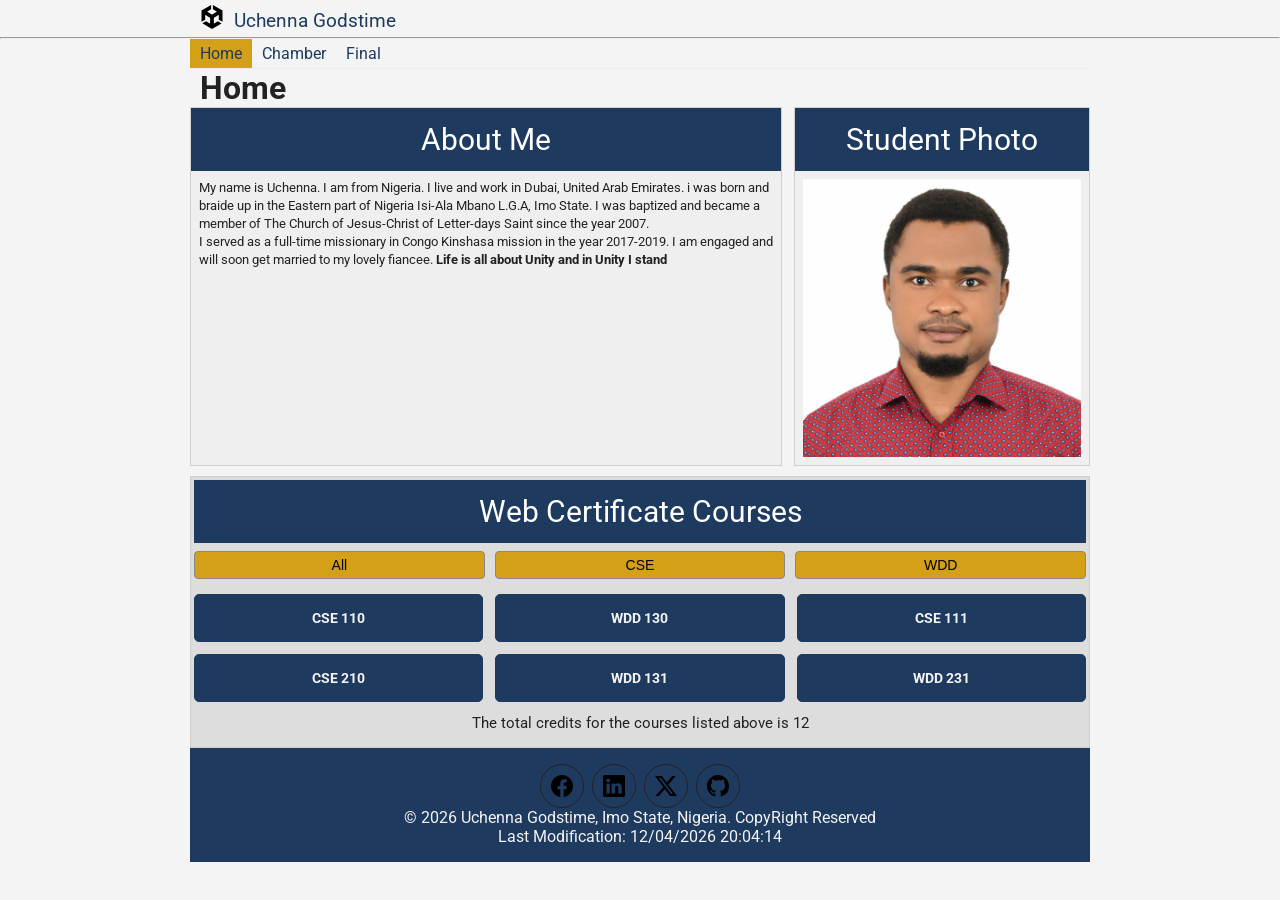
<file: index.html>
<!DOCTYPE html>
<html lang="en">

<head>
    <meta charset="UTF-8">
    <meta name="viewport" content="width=device-width, initial-scale=1.0">
    <meta name="author" content="Uchenna Godstime Owuamanam" />
    <meta name="description"
        content="An introduction about myself, where i live and where i work. The purpose of this page and its goal. " />
    <title>About Me</title>

    <link rel="preconnect" href="https://fonts.googleapis.com">
    <link rel="preconnect" href="https://fonts.gstatic.com" crossorigin>
    <link href="https://fonts.googleapis.com/css2?family=Montserrat:wght@400;700&family=Roboto&display=swap"
        rel="stylesheet">


    <link rel="stylesheet" href="styles/small.css">
    <link rel="stylesheet" href="styles/larger.css">
    <script src="scripts/navigation.js" defer></script>
    <script src="scripts/date.js" defer></script>
    <script src="scripts/course.js" defer></script>

</head>

<body>
    <header>
        <img src="images/unity.svg" alt="site logo" width="25" height="25">
        <span>Uchenna Godstime</span>
        <button id="nav-button" class="hamburger" aria-label="navigation"></button>
    </header>
    <hr>

    <nav id="nav-bar" class="navigation">
        <ul>
            <li class="current"><a href="#">Home</a></li>
            <li><a href="chamber/index.html">Chamber</a></li>
            <li><a href="final/index.html">Final</a></li>
        </ul>
    </nav>
    <main>

        <h1>Home</h1>

        <section class="top-section">


            <div class="card">

                <div class="card-title">
                    <h2>About Me</h2>
                </div>

                <div class="card-body">

                    <p>My name is Uchenna. I am from Nigeria. I live and work in Dubai, United Arab Emirates. i was born
                        and braide up in the Eastern part of Nigeria Isi-Ala Mbano L.G.A, Imo State. I was baptized and
                        became a member of The Church of Jesus-Christ of Letter-days Saint since the year 2007. <br> I
                        served as
                        a full-time missionary in Congo Kinshasa mission in the year 2017-2019. I am engaged and will
                        soon
                        get married to my lovely fiancee. <strong>Life is all about Unity and in Unity I stand</strong>
                    </p>
                </div>

            </div>

            <section>
                <div class="card">

                    <div class="card-title">
                        <h2>Student Photo</h2>
                    </div>

                    <div class="card-body photo-body">

                        <img src="images/my-pic1.jpg" alt="my photo">

                    </div>

                </div>

            </section>

        </section>


        <section class="courses">

            <div class="section-title">
                <h2> Web Certificate Courses
                </h2>
            </div>

            <div class="buttons">

                <button id="all">All</button>
                <button id="cse">CSE</button>
                <button id="wdd">WDD</button>

            </div>

            <div id="course-container"></div>

            <p id="credits"></p>

        </section>

        <dialog id="course-details">
            <h1>Course details</h1>
        </dialog>

        

    </main>

    <footer>
        <div class="social">
            <a href="https://www.facebook.com/" target="_blank"><img src="images/facebook.svg" alt="facebook" width="25"
                    height="25"></a>
            <a href="https://www.linkedin.com/in/uchenna-god-time-owuamanam-b43323262/" target="_blank"><img
                    src="images/linkedin.svg" alt="linkin" width="25" height="25"></a>
            <a href="https://x.com/home" target="_blank"><img src="images/twitter-x.svg" alt="twitter" width="25"
                    height="25"></a>
            <a href="https://github.com/princeuche-project/wdd231" target="_blank"><img src="images/github.svg"
                    alt="github" width="25" height="25"></a>
        </div>

        <!-- <p>Copyright symbol and current year</p>
    <p>Last Modified</p> -->


        <span id="currentyear"></span>

        <p id="lastModified"></p>
    </footer>


</body>

</html>
</file>
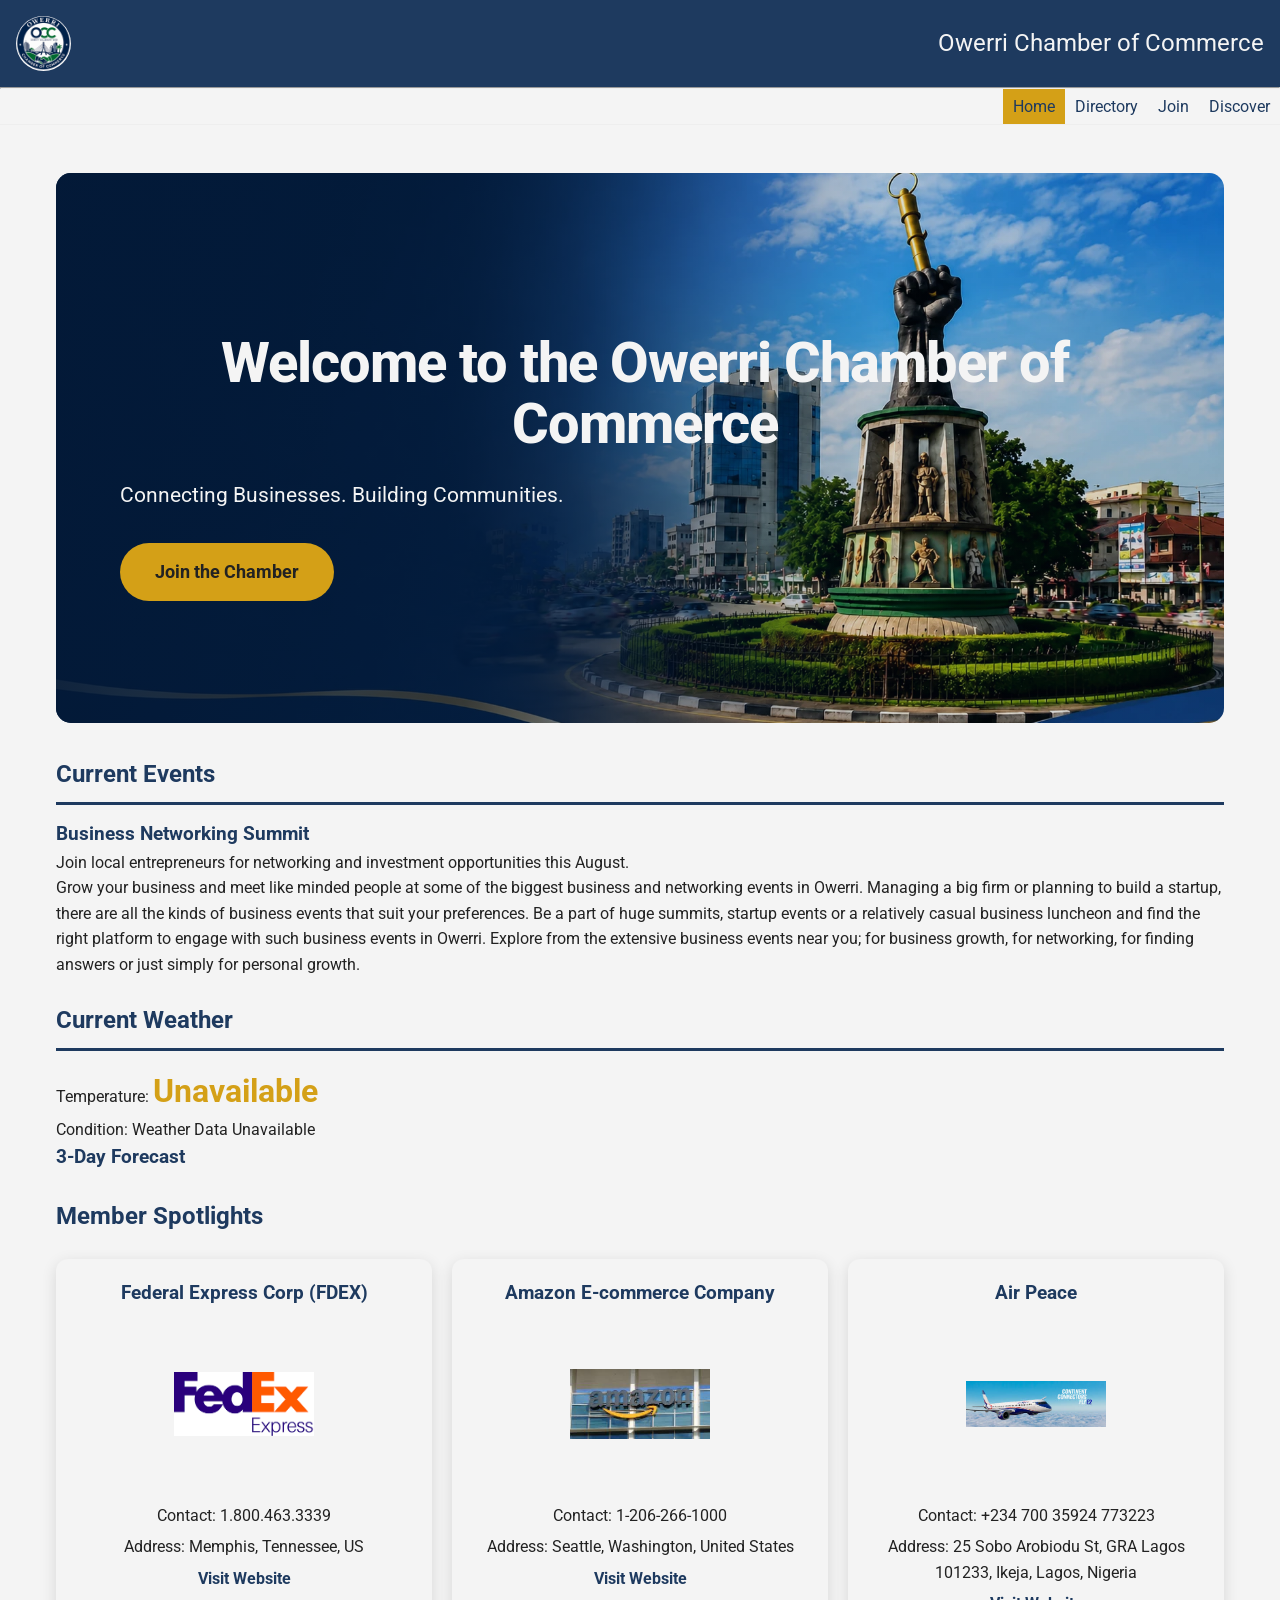
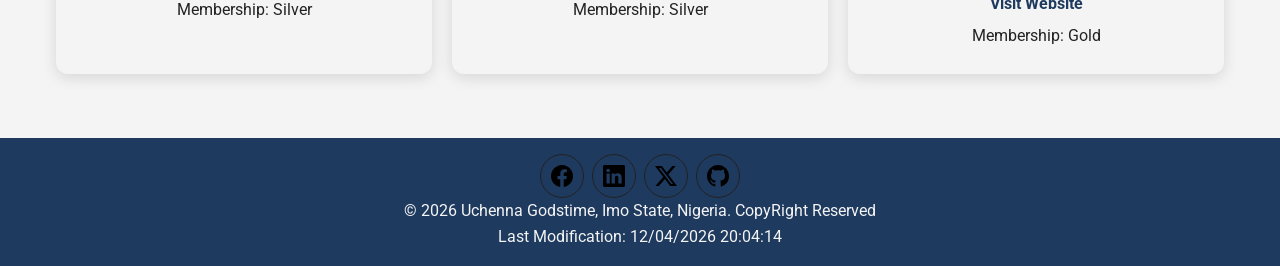
<file: chamber/index.html>
<!DOCTYPE html>
<html lang="en">

<head>
    <meta charset="UTF-8">
    <meta name="viewport" content="width=device-width, initial-scale=1.0">
    <meta name="description" content="Explore the benefits of the Owerri Chamber of Commerce.">
    <meta name="author" content="Owuamanam Uchenna Godstime">
    <link rel="icon" href="favicon.ico" type="image/x-icon">
    <meta property="og:title" content="Owerri Chamber of Commerce">
    <meta property="og:description"
        content="Connecting businesses and supporting entrepreneurs, and promoting economic growth in Owerri.">
    <meta property="og:image" content="https://princeuche-project.github.io/wdd231/chamber/images/owerri.png">
    <meta property="og:url" content="https://princeuche-project.github.io/wdd231/chamber/index.html">
    <meta property="og:type" content="website">
    <title>Owerri Chamber of Commerce | Home</title>

    <link rel="preconnect" href="https://fonts.googleapis.com">
    <link rel="preconnect" href="https://fonts.gstatic.com" crossorigin>
    <link href="https://fonts.googleapis.com/css2?family=Montserrat:wght@400;700&family=Roboto&display=swap"
        rel="stylesheet">

    <link rel="stylesheet" href="styles/normalize.css">
    <link rel="stylesheet" href="styles/small.css">
    <link rel="stylesheet" href="styles/larger.css">

    <script src="scripts/navigation.js" defer></script>
    <script src="scripts/footer.js" defer></script>
    <script src="scripts/weather.js" defer></script>
    <script src="scripts/spotlight.js" defer></script>

</head>

<body>

    <header>
        <img src="images/owerri_chamber_favicon.svg" alt="site logo" width="40" height="25">
        <span>Owerri Chamber of Commerce</span>
        <button id="nav-button" class="hamburger" aria-label="navigation"></button>

    </header>
    <hr>

    <nav class="navigation">
        <ul>
            <li class="current"><a href="index.html">Home</a></li>
            <li><a href="directory.html">Directory</a></li>
            <li><a href="join.html">Join</a></li>
            <li><a href="#">Discover</a></li>
        </ul>
    </nav>



    <main>

        <section class="hero">
            <!-- <img src="images/owerri-chamber.webp" alt="Owerri Chamber of Commerce"> -->

            <div class="hero-content">
                <h1>Welcome to the Owerri Chamber of Commerce</h1>

                <p>
                    Connecting Businesses. Building Communities.
                </p>

                <a href="join.html" class="cta-button">
                    Join the Chamber
                </a>
            </div>
        </section>

        <section class="events">

            <h2>Current Events</h2>

            <div class="event-card">

                <h3>Business Networking Summit</h3>

                <p>
                    Join local entrepreneurs for networking and investment opportunities this August.
                </p>

                <p>
                    Grow your business and meet like minded people at some of the biggest business and networking events
                    in Owerri. Managing
                    a big firm or planning to build a startup, there are all the kinds of business events that suit your
                    preferences. Be a
                    part of huge summits, startup events or a relatively casual business luncheon and find the right
                    platform to engage with
                    such business events in Owerri. Explore from the extensive business events near you; for business
                    growth, for
                    networking, for finding answers or just simply for personal growth.


                </p>

            </div>

        </section>

        <section class="weather">

            <h2>Current Weather</h2>

            <p>
                Temperature:
                <span id="temperature"></span>
            </p>

            <p>
                Condition:
                <span id="description"></span>
            </p>

            <h3>3-Day Forecast</h3>

            <div id="forecast"></div>

        </section>

        <section>

            <h2>Member Spotlights</h2>

            <div id="spotlights"></div>

        </section>

    </main>






    <footer>

        <div class="social">
            <a href="https://www.facebook.com/" target="_blank"><img src="images/facebook.svg" alt="facebook" width="25"
                    height="25" loading="lazy"></a>
            <a href="https://www.linkedin.com/in/uchenna-god-time-owuamanam-b43323262/" target="_blank"><img
                    src="images/linkedin.svg" alt="linkin" width="25" height="25" loading="lazy"></a>
            <a href="https://x.com/home" target="_blank"><img src="images/twitter-x.svg" alt="twitter" width="25"
                    height="25" loading="lazy"></a>
            <a href="https://github.com/princeuche-project/wdd231" target="_blank"><img src="images/github.svg"
                    alt="github" width="25" height="25" loading="lazy"></a>
        </div>

        <!-- <p>Copyright symbol and current year</p>
    <p>Last Modified</p> -->


        <span id="currentyear"></span>

        <p id="lastModified"></p>

    </footer>

</body>

</html>
</file>
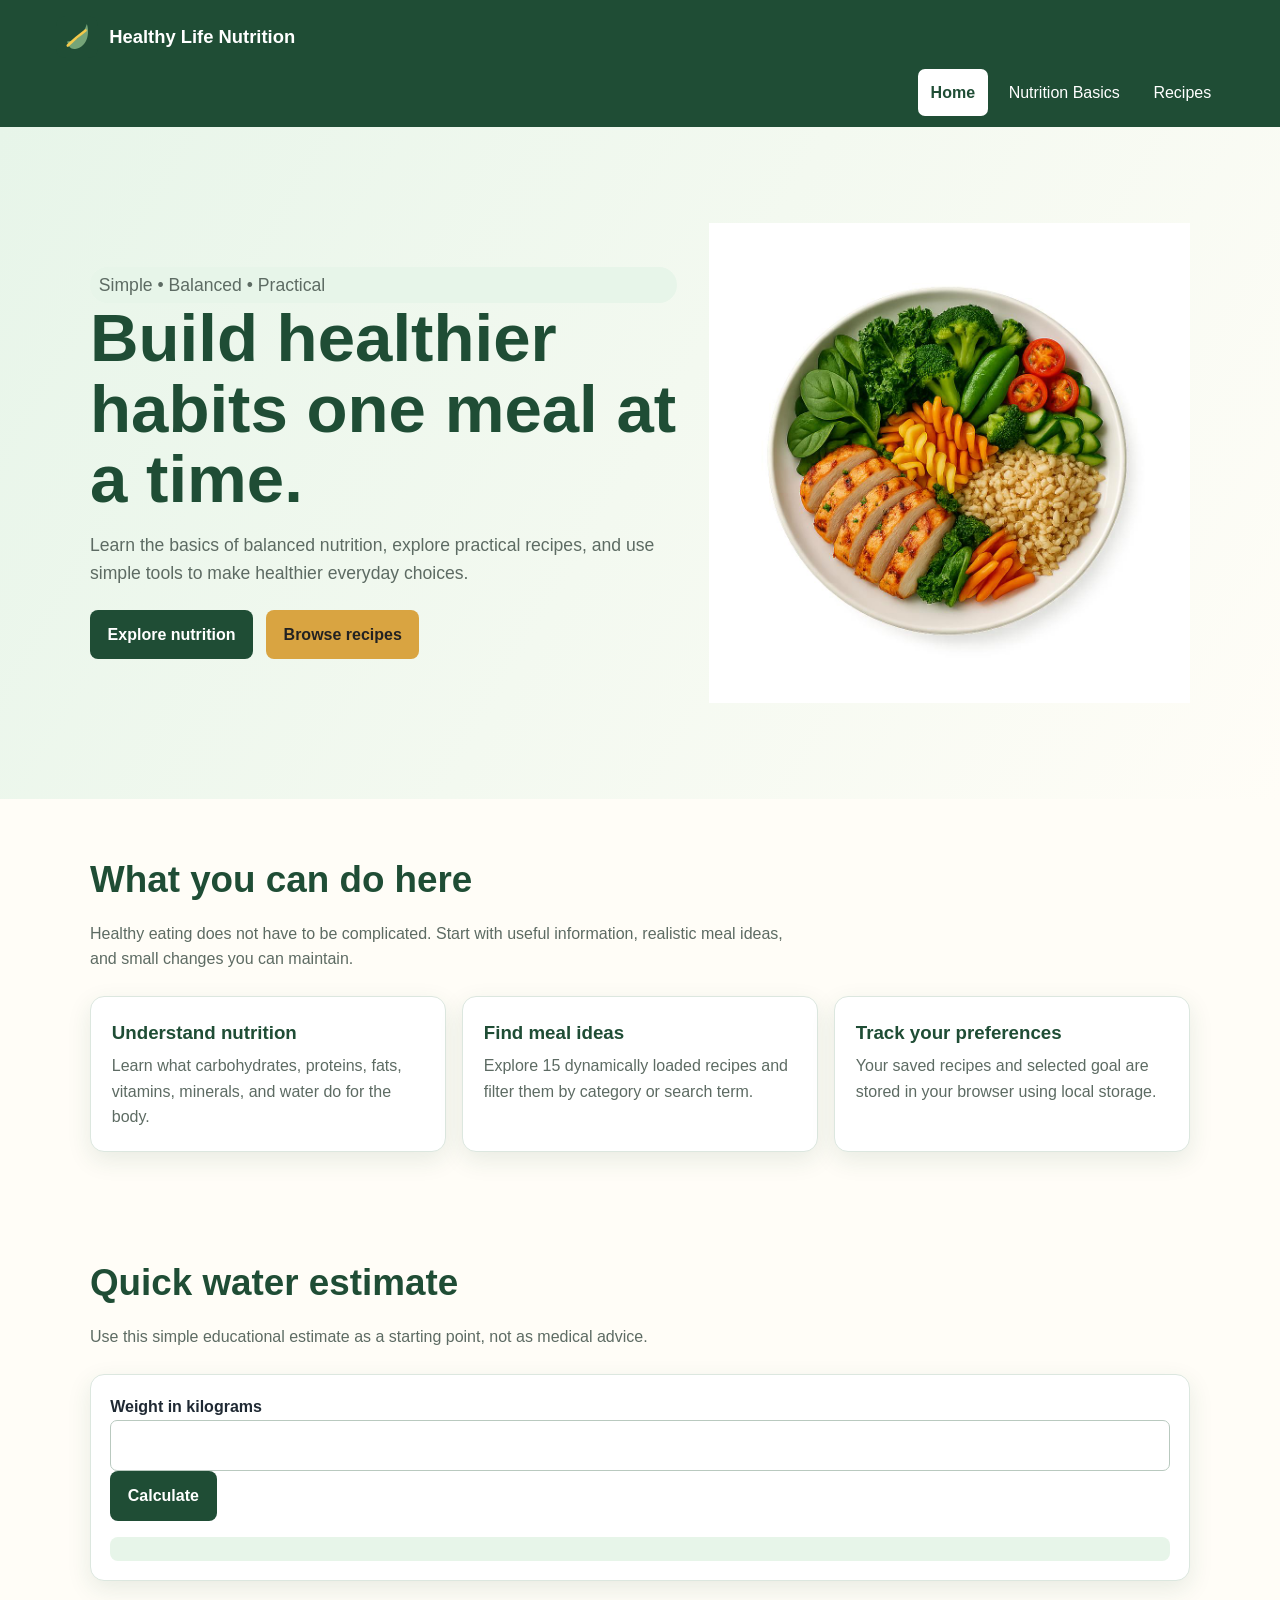
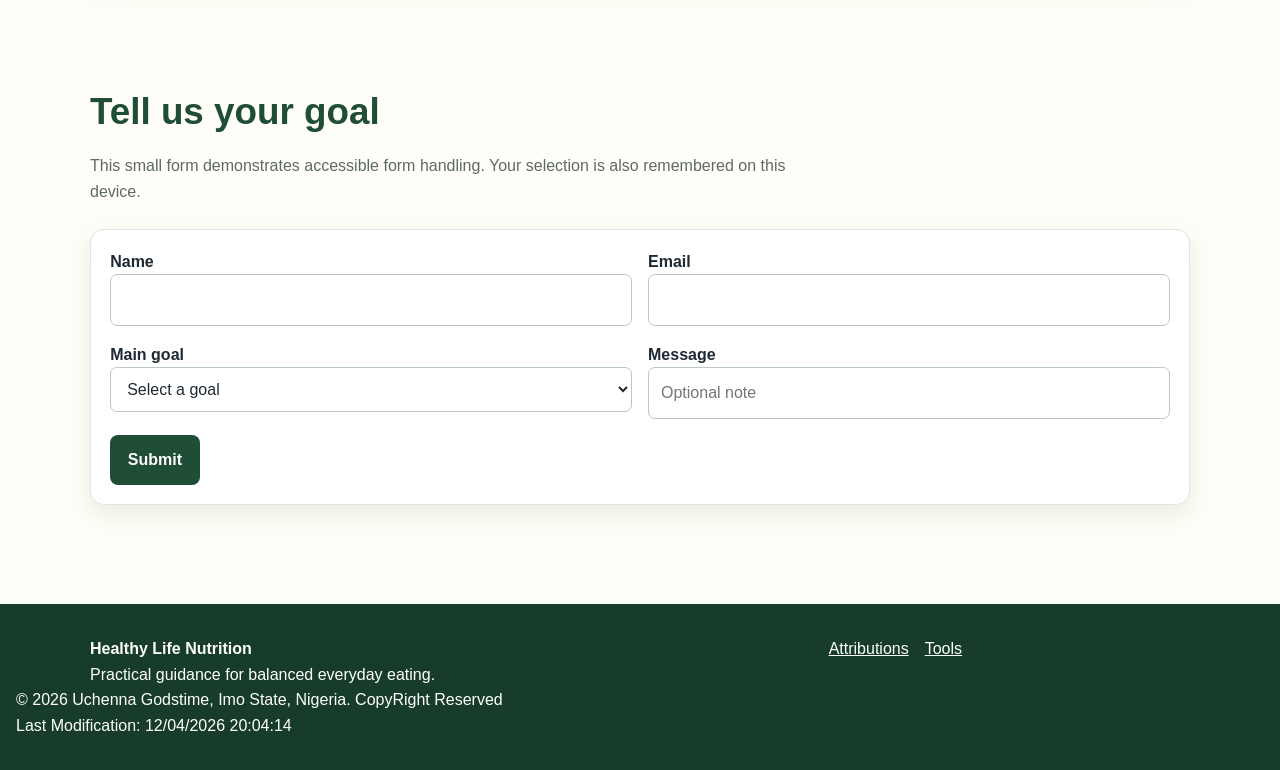
<file: final/index.html>
<!DOCTYPE html>
<html lang="en">

<head>
  <meta charset="UTF-8">
  <meta name="viewport" content="width=device-width, initial-scale=1.0">
  <meta name="author" content="Uchenna Godstime Owuamanam">
  <meta name="description"
    content="Healthy Life Nutrition helps you build balanced eating habits with practical nutrition guidance, meal ideas, and simple tools.">
  <meta property="og:title" content="Healthy Life Nutrition">
  <meta property="og:description"
    content="Practical nutrition guidance, healthy meal ideas, and simple tools for better everyday choices.">
  <meta property="og:type" content="website">
  <meta property="og:url" content="https://princeuche-project.github.io/wdd231/final/">
  <meta property="og:image" content="images/hero.svg">
  <title>Healthy Life Nutrition | Home</title>
  <link rel="icon" href="images/favicon.svg" type="image/svg+xml">

  <link rel="stylesheet" href="styles/main.css">
  <link rel="stylesheet" href="styles/large.css">

  <script src="scripts/date.js" defer></script>
  <script type="module" src="scripts/app.js"></script>
</head>

<body>
  <a class="skip-link" href="#main-content">Skip to main content</a>
  <header class="site-header">
    <div class="header-inner">
      <a class="brand" href="index.html"><img src="images/favicon.svg" alt="" width="42" height="42">Healthy Life
        Nutrition</a>
      <button id="menu-button" class="menu-button" type="button" aria-expanded="false" aria-controls="site-nav"
        aria-label="Open navigation menu">☰</button>
    </div>
    <nav id="site-nav" class="site-nav" aria-label="Main navigation">
      <ul>
        <li><a href="index.html">Home</a></li>
        <li><a href="nutrition.html">Nutrition Basics</a></li>
        <li><a href="recipes.html">Recipes</a></li>
      </ul>
    </nav>
  </header>

  <main id="main-content">
    <section class="hero">
      <div class="container hero-grid">
        <div>
          <p class="badge">Simple • Balanced • Practical</p>
          <h1>Build healthier habits one meal at a time.</h1>
          <p>Learn the basics of balanced nutrition, explore practical recipes, and use simple tools to make healthier
            everyday choices.</p>
          <div class="actions">
            <a class="btn" href="nutrition.html">Explore nutrition</a>
            <a class="btn secondary" href="recipes.html">Browse recipes</a>
          </div>
        </div>
        <img src="images/hero.jpg" alt="Illustration of a balanced plate with colorful healthy foods" width="800"
          height="500">
      </div>
    </section>

    <section class="section">
      <div class="container">
        <h2>What you can do here</h2>
        <p class="section-intro">Healthy eating does not have to be complicated. Start with useful information,
          realistic meal ideas, and small changes you can maintain.</p>
        <div class="cards">
          <article class="info-card">
            <h3>Understand nutrition</h3>
            <p>Learn what carbohydrates, proteins, fats, vitamins, minerals, and water do for the body.</p>
          </article>
          <article class="info-card">
            <h3>Find meal ideas</h3>
            <p>Explore 15 dynamically loaded recipes and filter them by category or search term.</p>
          </article>
          <article class="info-card">
            <h3>Track your preferences</h3>
            <p>Your saved recipes and selected goal are stored in your browser using local storage.</p>
          </article>
        </div>
      </div>
    </section>

    <section class="section" id="tools">
      <div class="container">
        <h2>Quick water estimate</h2>
        <p class="section-intro">Use this simple educational estimate as a starting point, not as medical advice.</p>
        <form id="water-form" class="panel" style="padding:1.2rem">
          <label for="water-weight">Weight in kilograms</label>
          <input id="water-weight" name="weight" type="number" min="1" step="0.1" required>
          <button class="btn" type="submit">Calculate</button>
          <p id="water-result" class="status" aria-live="polite"></p>
        </form>
      </div>
    </section>

    <section class="section">
      <div class="container">
        <h2>Tell us your goal</h2>
        <p class="section-intro">This small form demonstrates accessible form handling. Your selection is also
          remembered on this device.</p>
        <form id="preference-form" class="panel" action="thankyou.html" method="get" style="padding:1.2rem">
          <div class="form-grid">
            <div><label for="name">Name</label><input id="name" name="name" autocomplete="name" required></div>
            <div><label for="email">Email</label><input id="email" name="email" type="email" autocomplete="email"
                required></div>
            <div><label for="goal">Main goal</label>
              <select id="goal" name="goal" required>
                <option value="">Select a goal</option>
                <option>Eat more vegetables</option>
                <option>Plan balanced meals</option>
                <option>Learn nutrition basics</option>
                <option>Discover healthy recipes</option>
              </select>
            </div>
            <div><label for="message">Message</label><input id="message" name="message" placeholder="Optional note">
            </div>
            <div class="full"><button class="btn" type="submit">Submit</button></div>
          </div>
        </form>
      </div>
    </section>
  </main>

  <footer class="site-footer">
    <div class="footer-inner">
      <div><strong>Healthy Life Nutrition</strong>
        <p>Practical guidance for balanced everyday eating.</p>
      </div>
      <div class="footer-links"><a href="attributions.html">Attributions</a><a href="index.html#tools">Tools</a></div>
    </div>
    <!-- <p>© <span id="year"></span> Uchenna Godstime Owuamanam. All rights reserved.</p> -->

    <span id="currentyear"></span>

    <p id="lastModified"></p>
  </footer>
</body>

</html>
</file>
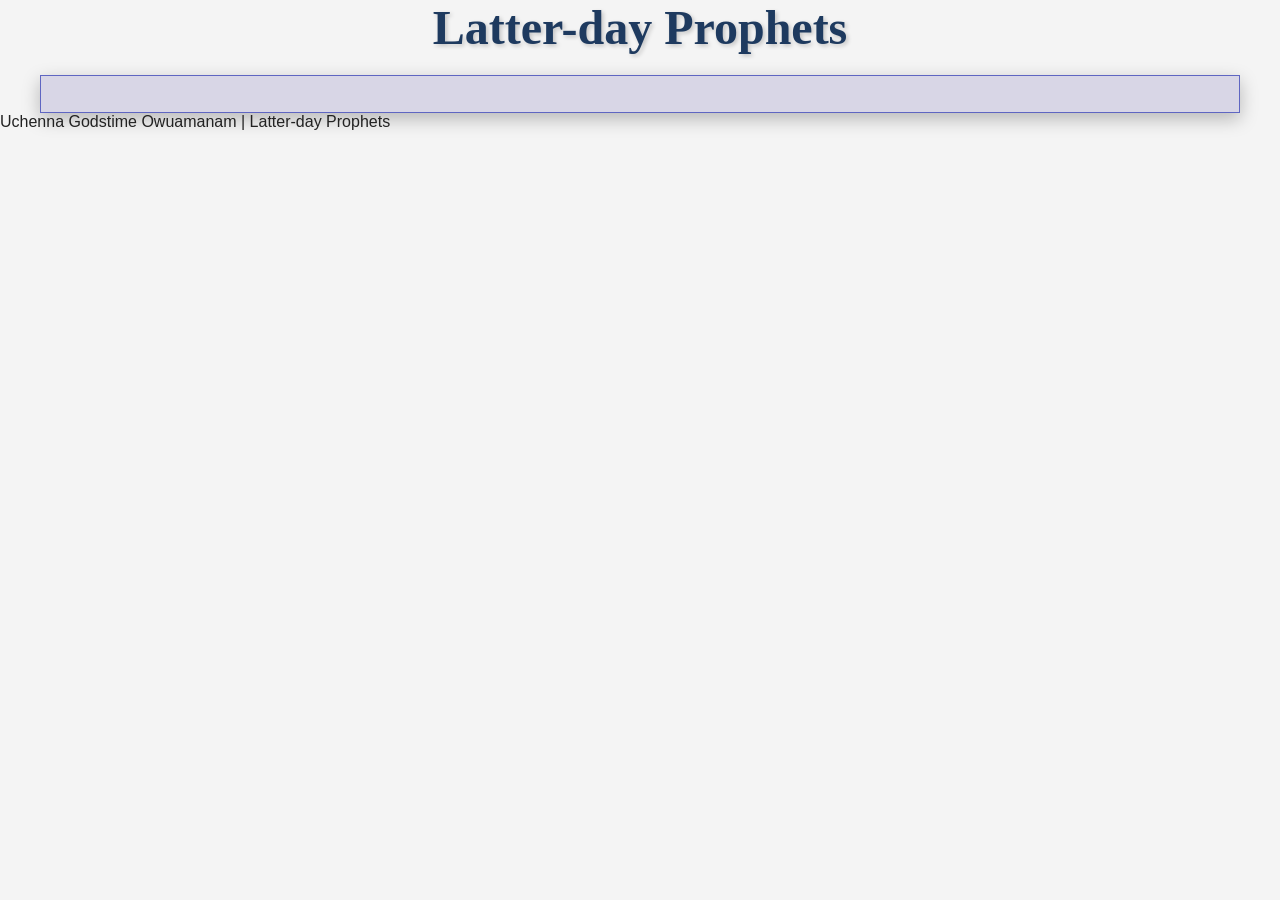
<file: prophets.html>
<!DOCTYPE html>
<html lang="en">
<head>
    <meta charset="UTF-8">
    <meta name="viewport" content="width=device-width, initial-scale=1.0">
    <title>Prophets</title>
    <link rel="stylesheet" href="styles/prophets.css">
    <script src="scripts/prophets.js" defer></script>
</head>
<body>
    <header>
        <h1>Latter-day Prophets</h1>
    </header>
    <main>
        <div id="cards"></div>
    </main>
    <footer>
        Uchenna Godstime Owuamanam | Latter-day Prophets
    </footer>
</body>
</html>
</file>
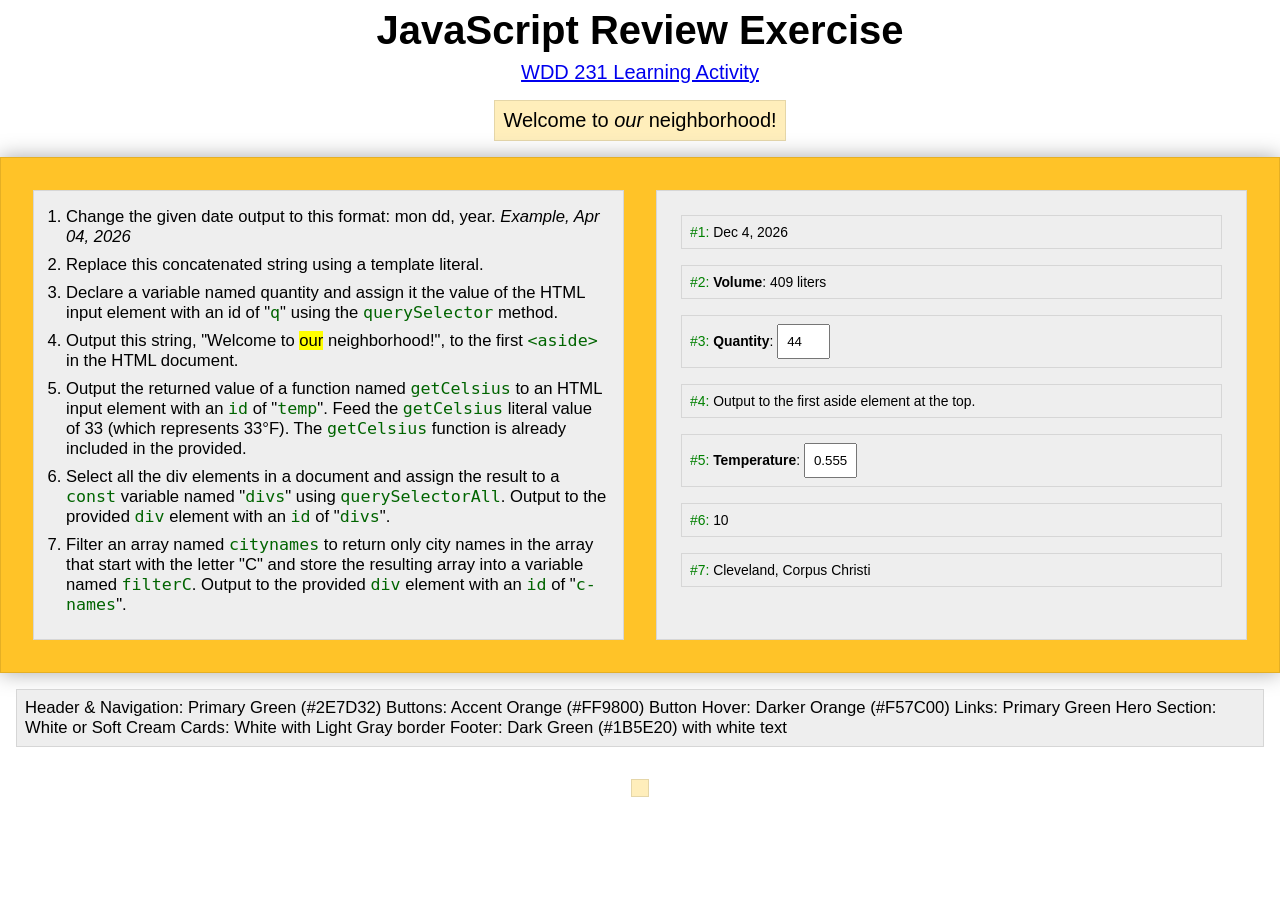
<file: review.html>
<!DOCTYPE html>
<html lang="en">
<head>
    <meta charset="UTF-8">
    <meta name="viewport" content="width=device-width, initial-scale=1.0">
    <title>Document</title>
    <link rel="stylesheet" href="styles/review.css">
    <script src="scripts/review.js" defer></script>
</head>
<body>
    <h1>JavaScript Review Exercise</h1>
    <p><a href="https://byui-cse.github.io/wdd231-ww-course/week01/prepare-applied-javascript.html" target="_blank">WDD
            231 Learning Activity</a></p>
    <aside></aside>
    <main>
        <div id="questions">
            <ol>
                <li>Change the given date output to this format: mon dd, year.
                    <em>Example, Apr 04, 2026</em>
                </li>
                <li>Replace this concatenated string using a template literal.</li>
                <li>Declare a variable named quantity and assign it the value of the HTML input element with an id of
                    "<code>q</code>" using the <code>querySelector</code> method.</li>
                <li>Output this string, "Welcome to <mark>our</mark> neighborhood!", to the first
                    <code>&lt;aside&gt;</code> in the HTML document.</li>
                <li>Output the returned value of a function named <code>getCelsius</code> to an HTML input element with
                    an <code>id</code> of "<code>temp</code>". Feed the <code>getCelsius</code> literal value of 33
                    (which represents 33°F). The <code>getCelsius</code> function is already included in the provided.
                </li>
                <li>Select all the div elements in a document and assign the result to a <code>const</code> variable
                    named "<code>divs</code>" using <code>querySelectorAll</code>. Output to the provided
                    <code>div</code> element with an <code>id</code> of "<code>divs</code>".</li>
                <li>Filter an array named <code>citynames</code> to return only city names in the array that start with
                    the letter "C" and store the resulting array into a variable named <code>filterC</code>. Output to
                    the provided <code>div</code> element with an <code>id</code> of "<code>c-names</code>".</li>
            </ol>

        </div>
        <div id="output">
            <div id="today1" class="step-reset step"></div>
            <div id="today2" class="step"></div>
            <div class="step">
                <label for="q"><strong>Quantity</strong>: </label>
                <input type="text" id="q" size="3" value="44">
            </div>
            <div class="step">Output to the first aside element at the top.</div>
            <div class="step">
                <label for="temp"><strong>Temperature</strong>: </label>
                <input type="text" size="3" id="temp" readonly>
            </div>
            <div id="divs" class="step"></div>
            <div id="c-names" class="step"></div>
        </div>
    </main>

    <div>

        Header & Navigation: Primary Green (#2E7D32)
        Buttons: Accent Orange (#FF9800)
        Button Hover: Darker Orange (#F57C00)
        Links: Primary Green
        Hero Section: White or Soft Cream
        Cards: White with Light Gray border
        Footer: Dark Green (#1B5E20) with white text
    </div>
    <aside></aside>
</body>
</html>
</file>
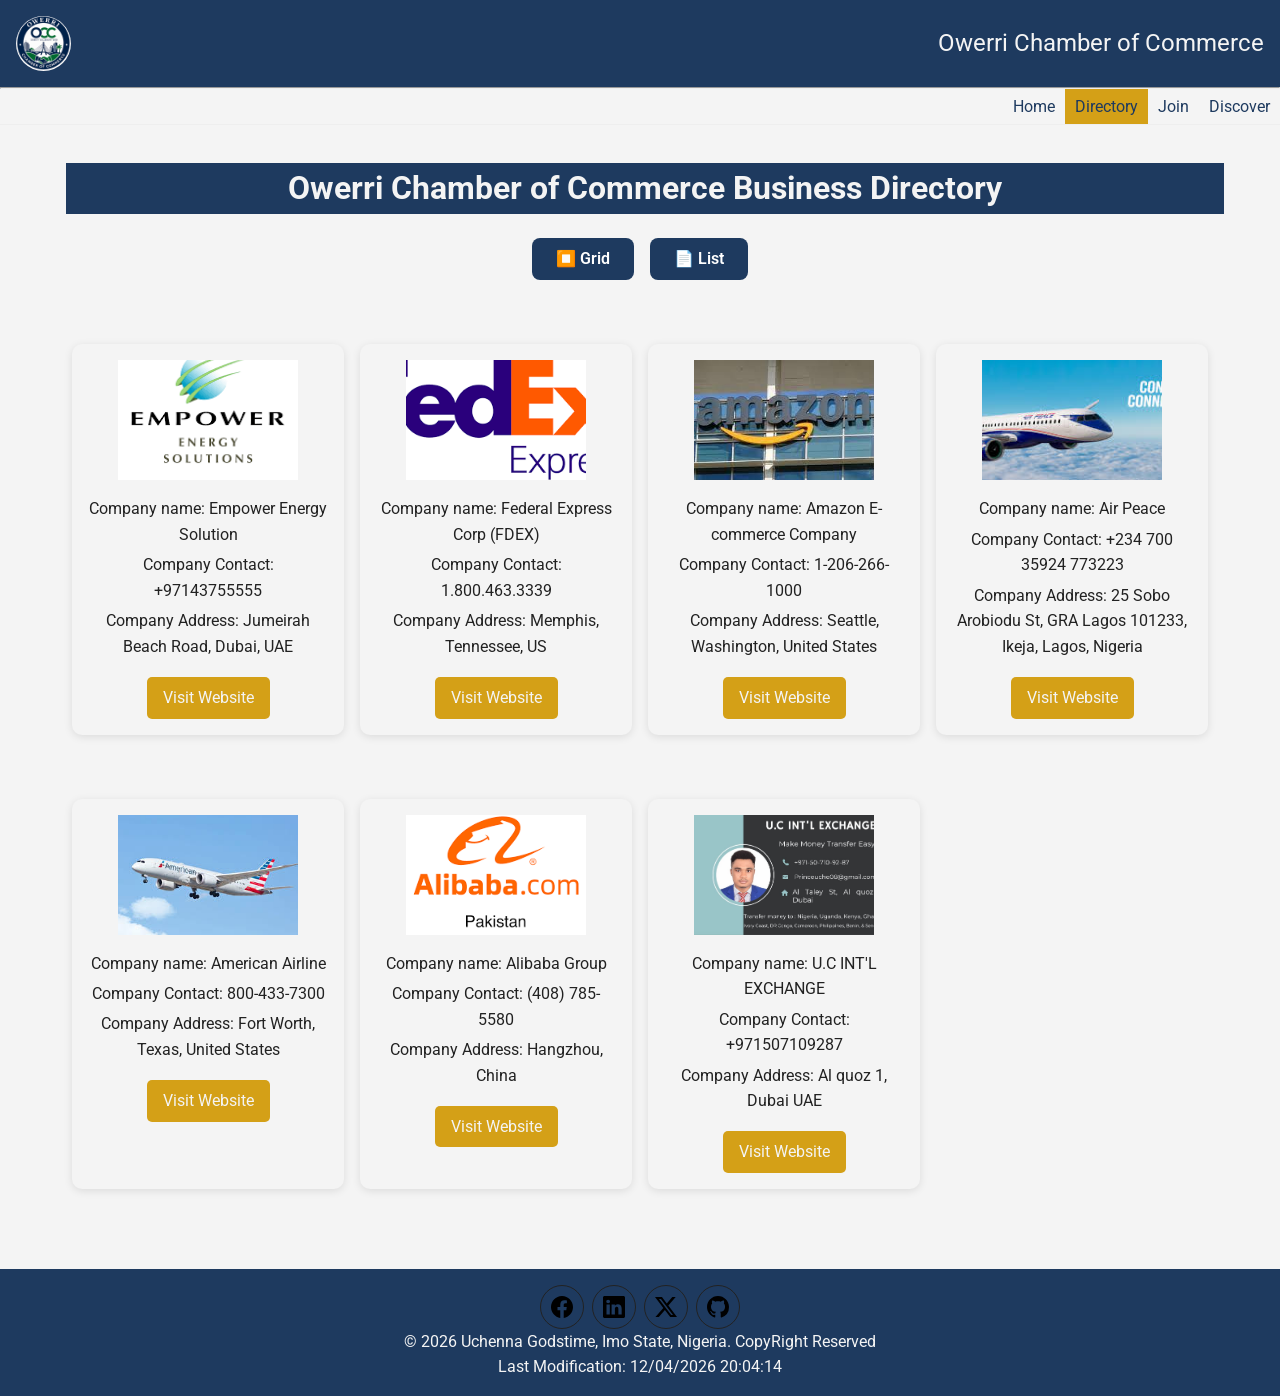
<file: chamber/directory.html>
<!DOCTYPE html>
<html lang="en">
<head>
    <meta charset="UTF-8">
    <meta name="viewport" content="width=device-width, initial-scale=1.0">
    <meta name="description" content="Explore the benefits of the Owerri Chamber of Commerce.">
    <meta name="author" content="Owuamanam Uchenna Godstime">
    <link rel="icon" href="favicon.ico" type="image/x-icon" >
    <meta property="og:title" content="Owerri Chamber of Commerce Directory">
    <meta property="og:description" content="Explore businesses in the Owerri Chamber of Commerce directory.">
    <meta property="og:image" content="https://princeuche-project.github.io/wdd231/chamber/images/owerri.png">
    <meta property="og:url" content="https://princeuche-project.github.io/wdd231/chamber/directory.html">
    <meta property="og:type" content="website">
    <title>Owerri Chamber of Commerce Directory</title>

    <link rel="preconnect" href="https://fonts.googleapis.com">
    <link rel="preconnect" href="https://fonts.gstatic.com" crossorigin>
    <link href="https://fonts.googleapis.com/css2?family=Montserrat:wght@400;700&family=Roboto&display=swap"
        rel="stylesheet">

    <link rel="stylesheet" href="styles/normalize.css">
    <link rel="stylesheet" href="styles/small.css">
    <link rel="stylesheet" href="styles/larger.css">

    <script src="scripts/navigation.js" defer></script>
    <script src="scripts/footer.js" defer></script>
    <script src="scripts/directory.js" defer></script>
</head>

<body>

   <header>
              <img src="images/owerri_chamber_favicon.svg" alt="site logo"  width="40" height="25">
       <span>Owerri Chamber of Commerce</span>
       <button id="nav-button" class="hamburger" aria-label="navigation"></button>

   </header><hr>

    <nav class="navigation">
        <ul>
            <li ><a href="index.html">Home</a></li>
            <li class="current"><a href="directory.html">Directory</a></li>
            <li ><a href="join.html">Join</a></li>
            <li><a href="discover.html">Discover</a></li>
        </ul>
    </nav>

    

       <main>

           <h1> Owerri Chamber of Commerce Business Directory</h1>

           <div class="display">
               <button id="grid">⏹️ Grid</button>
               <button id="list">📄 List</button>
           </div>

           <section id="members" class="grid"></section>

       </main>

       


    

    <footer>

         <div class="social">
             <a href="https://www.facebook.com/" target="_blank"><img src="images/facebook.svg" alt="facebook"
                     width="25" height="25"></a>
             <a href="https://www.linkedin.com/in/uchenna-god-time-owuamanam-b43323262/" target="_blank"><img
                     src="images/linkedin.svg" alt="linkin" width="25" height="25"></a>
             <a href="https://x.com/home" target="_blank"><img src="images/twitter-x.svg" alt="twitter" width="25"
                     height="25"></a>
             <a href="https://github.com/princeuche-project/wdd231" target="_blank"><img src="images/github.svg"
                     alt="github" width="25" height="25"></a>
         </div>

         <!-- <p>Copyright symbol and current year</p>
    <p>Last Modified</p> -->


         <span id="currentyear"></span>

         <p id="lastModified"></p>

    </footer>

</body>

</html>
</file>
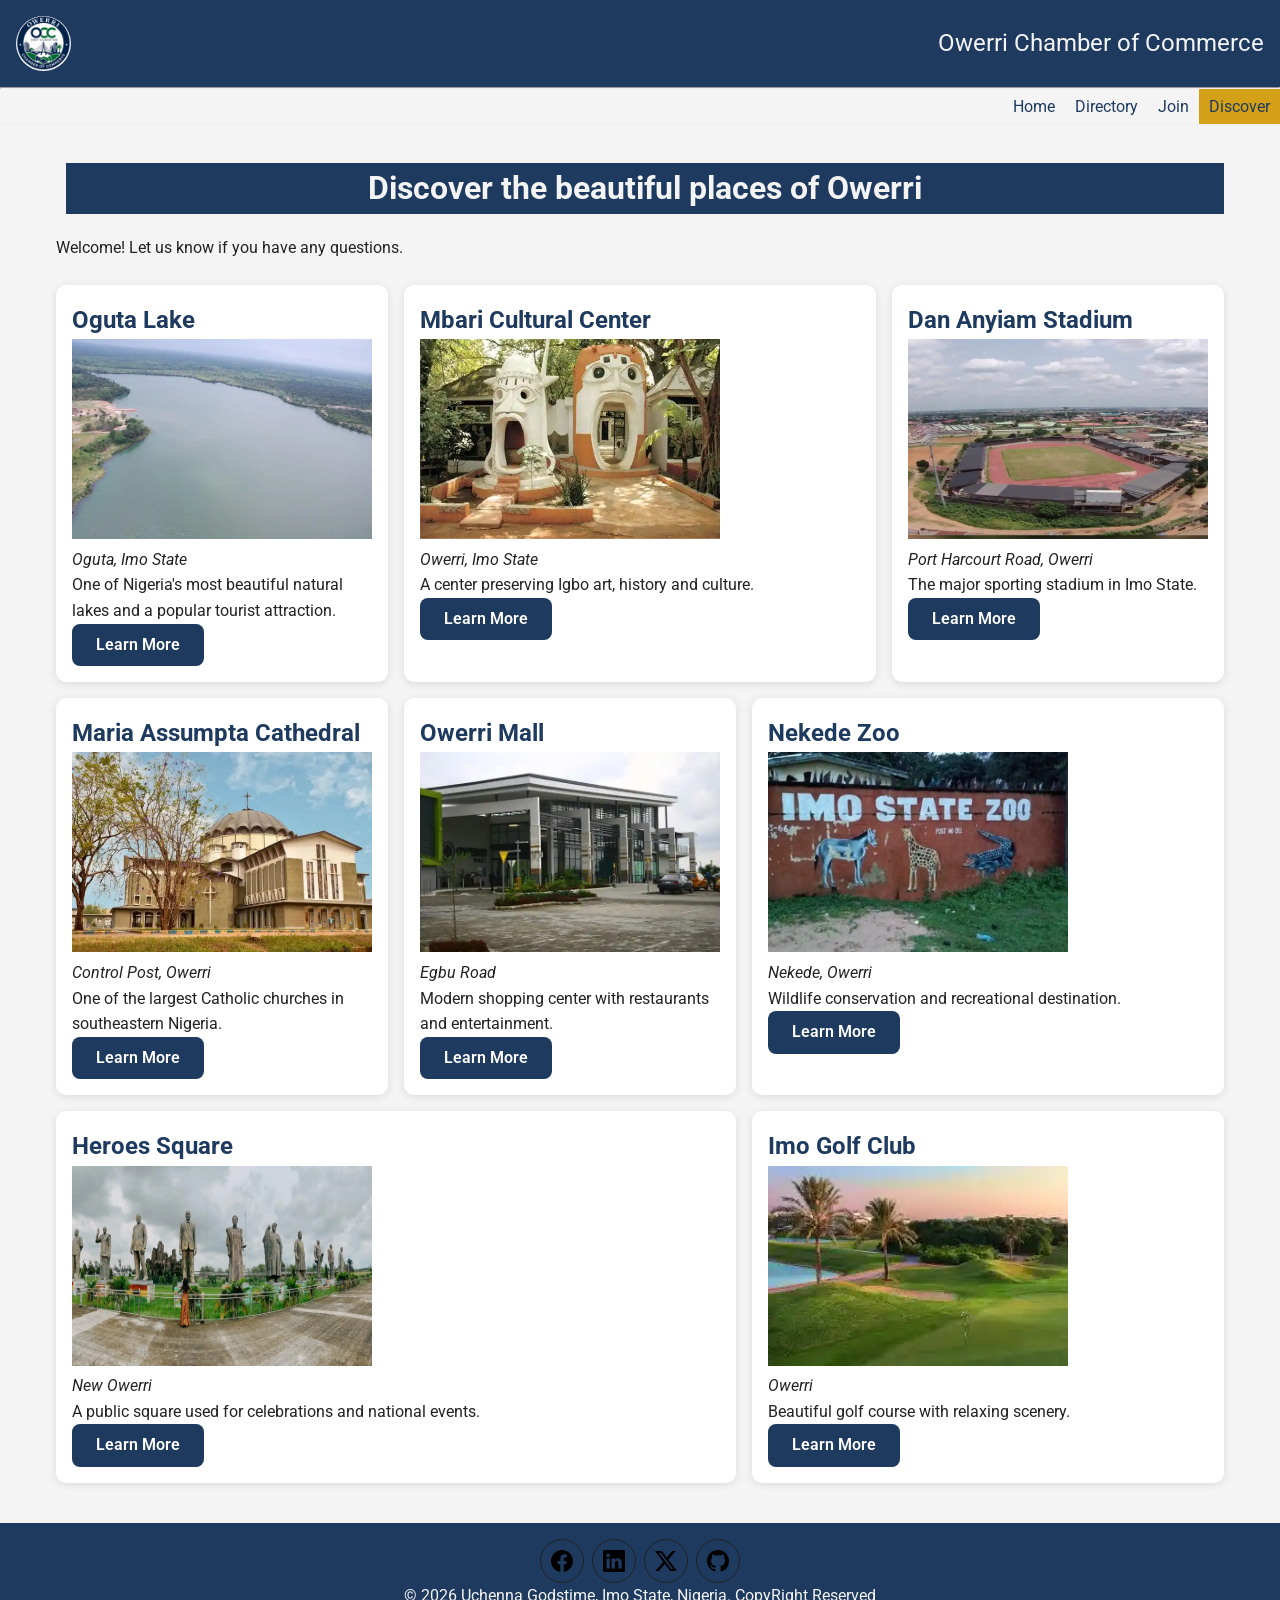
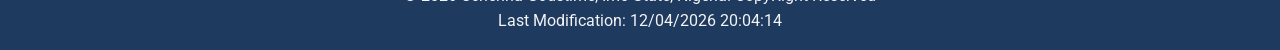
<file: chamber/discover.html>
<!DOCTYPE html>
<html lang="en">

<head>
    <meta charset="UTF-8">
    <meta name="viewport" content="width=device-width, initial-scale=1.0">
    <meta name="description" content="Explore the benefits of the Owerri Chamber of Commerce.">
    <meta name="author" content="Owuamanam Uchenna Godstime">
    <link rel="icon" href="favicon.ico" type="image/x-icon">
    <meta property="og:title" content="Owerri Chamber of Commerce">
    <meta property="og:description"
        content="Connecting businesses and supporting entrepreneurs, and promoting economic growth in Owerri.">
    <meta property="og:image" content="https://princeuche-project.github.io/wdd231/chamber/images/owerri.png">
    <meta property="og:url" content="https://princeuche-project.github.io/wdd231/chamber/discover.html">
    <meta property="og:type" content="website">
    <title>Owerri Chamber of Commerce | Discover</title>

    <link rel="preconnect" href="https://fonts.googleapis.com">
    <link rel="preconnect" href="https://fonts.gstatic.com" crossorigin>
    <link href="https://fonts.googleapis.com/css2?family=Montserrat:wght@400;700&family=Roboto&display=swap"
        rel="stylesheet">

    <link rel="stylesheet" href="styles/normalize.css">
    <link rel="stylesheet" href="styles/small.css">
    <link rel="stylesheet" href="styles/larger.css">

    <script src="scripts/navigation.js" defer></script>
    <script src="scripts/footer.js" defer></script>
    <script type="module" src="scripts/discover.js" ></script>

</head>

<body>

    <header>
        <img src="images/owerri_chamber_favicon.svg" alt="site logo" width="40" height="25">
        <span> Owerri Chamber of Commerce</span>
        <button id="nav-button" class="hamburger" aria-label="navigation"></button>

    </header>
    <hr>

    <nav class="navigation">
        <ul>
            <li ><a href="index.html">Home</a></li>
            <li><a href="directory.html">Directory</a></li>
            <li><a href="join.html">Join</a></li>
            <li class="current"><a href="discover.html">Discover</a></li>
        </ul>
    </nav>



    <main>

        <h1>Discover the beautiful places of Owerri</h1>

        <div id="visitMessage"></div>

        <section class="discover-grid">

        </section>

    </main>

   


    <footer>

        <div class="social">
            <a href="https://www.facebook.com/" target="_blank"><img src="images/facebook.svg" alt="facebook" width="25"
                    height="25" loading="lazy"></a>
            <a href="https://www.linkedin.com/in/uchenna-god-time-owuamanam-b43323262/" target="_blank"><img
                    src="images/linkedin.svg" alt="linkin" width="25" height="25" loading="lazy"></a>
            <a href="https://x.com/home" target="_blank"><img src="images/twitter-x.svg" alt="twitter" width="25"
                    height="25" loading="lazy"></a>
            <a href="https://github.com/princeuche-project/wdd231" target="_blank"><img src="images/github.svg"
                    alt="github" width="25" height="25" loading="lazy"></a>
        </div>

        <!-- <p>Copyright symbol and current year</p>
    <p>Last Modified</p> -->


        <span id="currentyear"></span>

        <p id="lastModified"></p>

    </footer>

</body>

</html>
</file>
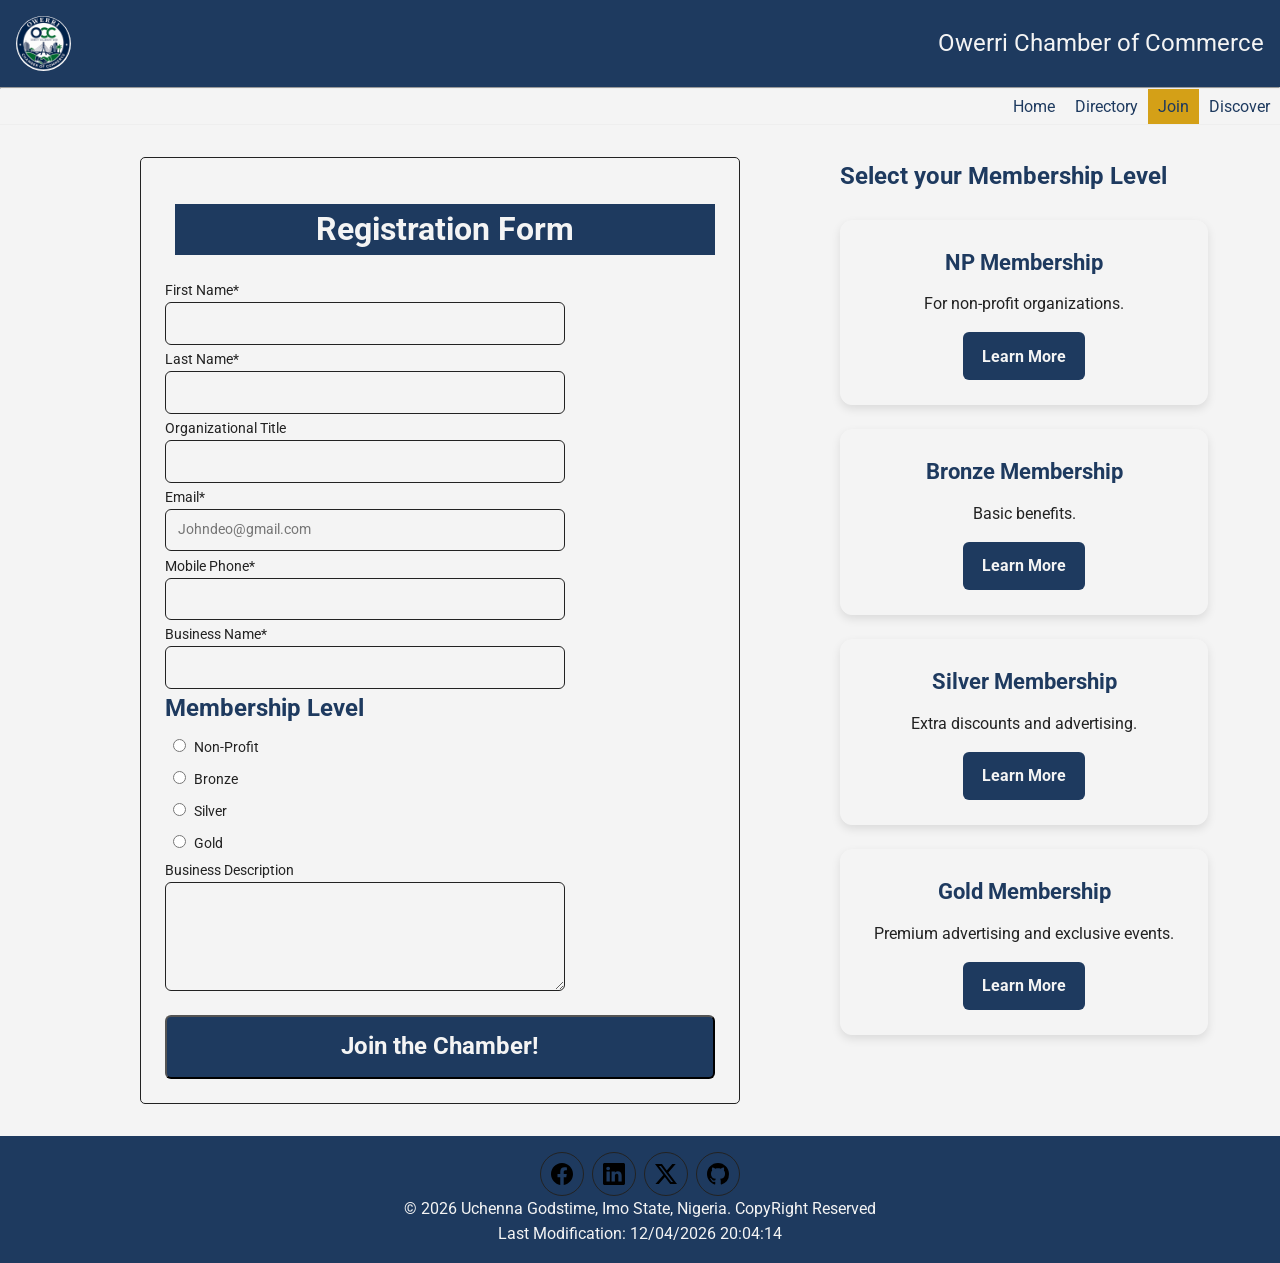
<file: chamber/join.html>
<!DOCTYPE html>
<html lang="en">

<head>
    <meta charset="UTF-8">
    <meta name="viewport" content="width=device-width, initial-scale=1.0">
    <meta name="description" content="Explore the benefits of the Owerri Chamber of Commerce.">
    <meta name="author" content="Owuamanam Uchenna Godstime">
    <link rel="icon" href="favicon.ico" type="image/x-icon">
    <meta property="og:title" content="Owerri Chamber of Commerce">
    <meta property="og:description"
        content="Connecting businesses and supporting entrepreneurs, and promoting economic growth in Owerri.">
    <meta property="og:image" content="https://princeuche-project.github.io/wdd231/chamber/images/owerri.png">
    <meta property="og:url" content="https://princeuche-project.github.io/wdd231/chamber/join.html">
    <meta property="og:type" content="website">
    <title>Owerri Chamber of Commerce | Join</title>

    <link rel="preconnect" href="https://fonts.googleapis.com">
    <link rel="preconnect" href="https://fonts.gstatic.com" crossorigin>
    <link href="https://fonts.googleapis.com/css2?family=Montserrat:wght@400;700&family=Roboto&display=swap"
        rel="stylesheet">

    <link rel="stylesheet" href="styles/normalize.css">
    <link rel="stylesheet" href="styles/small.css">
    <link rel="stylesheet" href="styles/larger.css">

    <script src="scripts/navigation.js" defer></script>
    <script src="scripts/footer.js" defer></script>
    <script src="scripts/weather.js" defer></script>
    <script src="scripts/spotlight.js" defer></script>
    <script src="scripts/join.js" defer></script>

</head>

<body>

    <header>
        <img src="images/owerri_chamber_favicon.svg" alt="site logo" width="40" height="25">
        <span>Owerri Chamber of Commerce</span>
        <button id="nav-button" class="hamburger" aria-label="navigation"></button>

    </header>
    <hr>

    <nav class="navigation">
        <ul>
            <li ><a href="index.html">Home</a></li>
            <li><a href="directory.html">Directory</a></li>
            <li class="current"><a href="join.html">Join</a></li>
            <li><a href="discover.html">Discover</a></li>
        </ul>
    </nav>



    <main class="join-page">

        <div class="join">

            <form method="GET" action="thankyou.html">
                <h1>Registration Form</h1>
                <label>First Name*<input type="text" name="fname" required autocomplete="given-name"></label>
                <label>Last Name*<input type="text" name="lname" required autocomplete="given-name"></label>
                <label>Organizational Title<input type="text" name="organization-title"
                        autocomplete="organization-title" pattern="[A-Za-z\s-]{7,}"
                        title="Please enter at least 7 characters using only letters, spaces, and hyphens."
                        required></label>


                <label>Email*<input type="email" name="email" autocomplete="email" title="Please enter your Email"
                        placeholder="Johndeo@gmail.com" required></label>
                <label>Mobile Phone*<input type="tel" name="phone" autocomplete="tel"
                        title="Enter your Mobile number" required></label>

                <label>Business Name*<input type="text" name="bizname" required
                        title="Enter your Business/Organization name" autocomplete="organization"></label>

                <h2>Membership Level</h2>
                <label ><input type="radio" name="level" value="nonprofit" required>Non-Profit</label>
                <label ><input type="radio" name="level" value="bronze" required>Bronze</label>
                <label ><input type="radio" name="level" value="silver" required>Silver</label>
                <label ><input type="radio" name="level" value="gold" required>Gold</label>
                <label >Business Description<textarea name="description" cols="40"
                        rows="5"></textarea></label>

                <input type="hidden" id="timestamp" name="timestamp">
                <input type="submit" value="Join the Chamber!">

            </form>
        </div>

        <section class="membership-cards">
            <h2>Select your Membership Level</h2>
            <article class="membership-card">
                <h2>NP Membership</h2>
                <p>For non-profit organizations.</p>
                <a href="#" data-modal="np-modal">Learn More</a>
            </article>

            <article class="membership-card">
                <h2>Bronze Membership</h2>
                <p>Basic benefits.</p>
                <a href="#" data-modal="bronze-modal">Learn More</a>
            </article>

            <article class="membership-card">
                <h2>Silver Membership</h2>
                <p>Extra discounts and advertising.</p>
                <a href="#" data-modal="silver-modal">Learn More</a>
            </article>

            <article class="membership-card">
                <h2>Gold Membership</h2>
                <p>Premium advertising and exclusive events.</p>
                <a href="#" data-modal="gold-modal">Learn More</a>
            </article>

        </section>

        <dialog id="gold-modal">

            <h2>Gold Membership</h2>

            <ul>
                <li>Home page spotlight</li>
                <li>Premium advertising</li>
                <li>Event discounts</li>
                <li>Business training</li>
                <li>Networking events</li>
            </ul>

            <button class="close">❌</button>

        </dialog>

        <dialog id="np-modal">

            <h2>Non-Profit Membership</h2>

            <ul>
                <li>Home page spotlight</li>
                <li>Premium advertising</li>
                <li>Event discounts</li>
                <li>Business training</li>
                <li>Networking events</li>
            </ul>

            <button class="close">❌</button>

        </dialog>

        <dialog id="bronze-modal">

            <h2>Bronze Membership</h2>

            <ul>
                <li>Home page spotlight</li>
                <li>Business training</li>
                <li>Networking events</li>
            </ul>

            <button class="close">❌</button>

        </dialog>

        <dialog id="silver-modal">

            <h2>Silver Membership</h2>

            <ul>
                <li>Home page spotlight</li>
                <li>Premium advertising</li>
                <li>Event discounts</li>
                <li>Business training</li>
                <li>Networking events</li>
            </ul>

            <button class="close">❌</button>

        </dialog>
    </main>








    <footer>

        <div class="social">
            <a href="https://www.facebook.com/" target="_blank"><img src="images/facebook.svg" alt="facebook" width="25"
                    height="25" loading="lazy"></a>
            <a href="https://www.linkedin.com/in/uchenna-god-time-owuamanam-b43323262/" target="_blank"><img
                    src="images/linkedin.svg" alt="linkin" width="25" height="25" loading="lazy"></a>
            <a href="https://x.com/home" target="_blank"><img src="images/twitter-x.svg" alt="twitter" width="25"
                    height="25" loading="lazy"></a>
            <a href="https://github.com/princeuche-project/wdd231" target="_blank"><img src="images/github.svg"
                    alt="github" width="25" height="25" loading="lazy"></a>
        </div>

        <!-- <p>Copyright symbol and current year</p>
    <p>Last Modified</p> -->


        <span id="currentyear"></span>

        <p id="lastModified"></p>

    </footer>

</body>

</html>
</file>
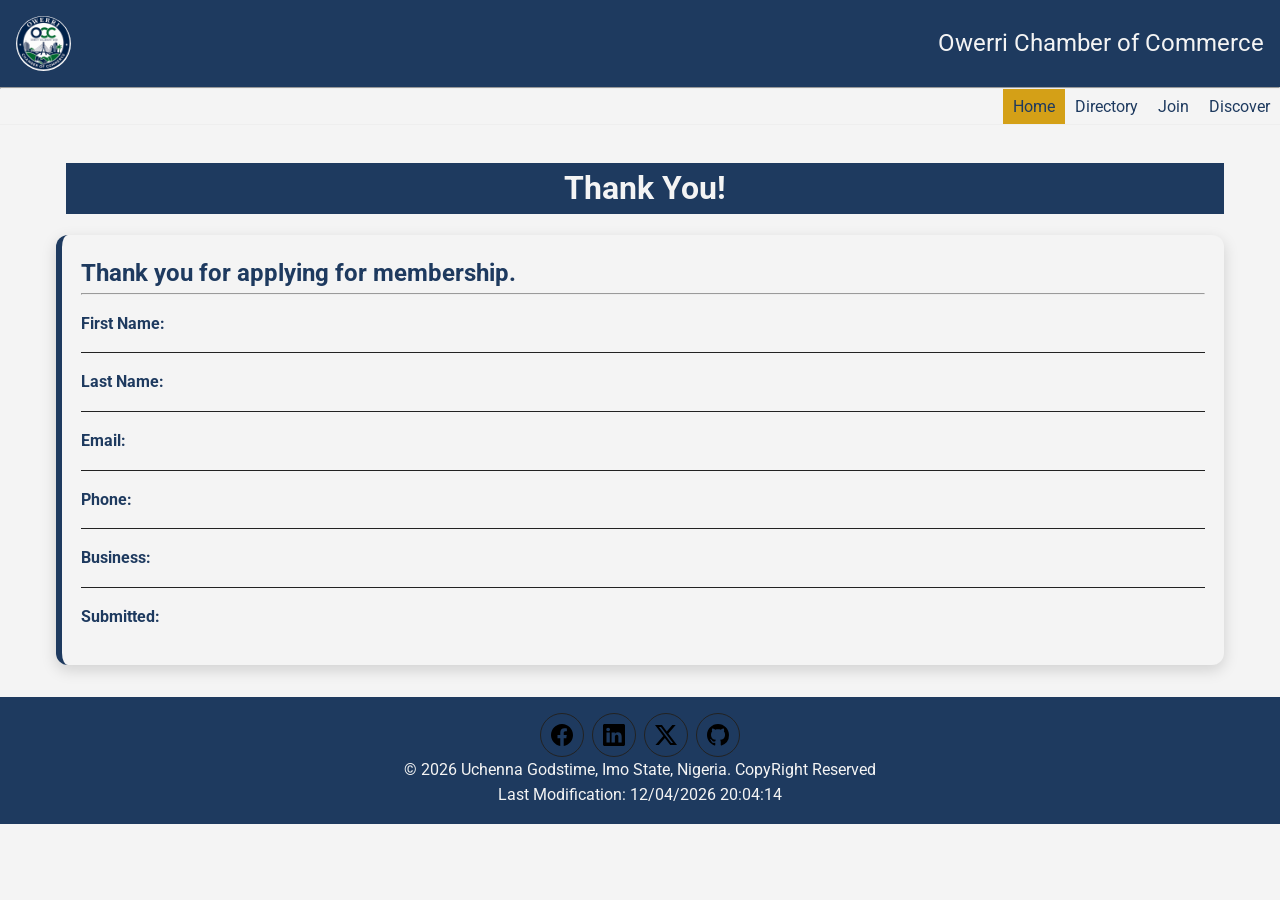
<file: chamber/thankyou.html>
<!DOCTYPE html>
<html lang="en">

<head>
    <meta charset="UTF-8">
    <meta name="viewport" content="width=device-width, initial-scale=1.0">
    <meta name="description" content="Explore the benefits of the Owerri Chamber of Commerce.">
    <meta name="author" content="Owuamanam Uchenna Godstime">
    <link rel="icon" href="favicon.ico" type="image/x-icon">
    <meta property="og:title" content="Owerri Chamber of Commerce">
    <meta property="og:description"
        content="Connecting businesses and supporting entrepreneurs, and promoting economic growth in Owerri.">
    <meta property="og:image" content="https://princeuche-project.github.io/wdd231/chamber/images/owerri.png">
    <meta property="og:url" content="https://princeuche-project.github.io/wdd231/chamber/thankyou.html">
    <meta property="og:type" content="website">
    <title>Owerri Chamber of Commerce | Thank You Page</title>

    <link rel="preconnect" href="https://fonts.googleapis.com">
    <link rel="preconnect" href="https://fonts.gstatic.com" crossorigin>
    <link href="https://fonts.googleapis.com/css2?family=Montserrat:wght@400;700&family=Roboto&display=swap"
        rel="stylesheet">

    <link rel="stylesheet" href="styles/normalize.css">
    <link rel="stylesheet" href="styles/small.css">
    <link rel="stylesheet" href="styles/larger.css">

    <script src="scripts/navigation.js" defer></script>
    <script src="scripts/footer.js" defer></script>
    <script src="scripts/weather.js" defer></script>
    <script src="scripts/spotlight.js" defer></script>
    <script src="scripts/join.js" defer></script>
    <script src="scripts/thankyou.js" defer></script>

</head>

<body>

    <header>
        <img src="images/owerri_chamber_favicon.svg" alt="site logo" width="40" height="25">
        <span>Owerri Chamber of Commerce</span>
        <button id="nav-button" class="hamburger" aria-label="navigation"></button>

    </header>
    <hr>

    <nav class="navigation">
        <ul>
            <li class="current"><a href="index.html">Home</a></li>
            <li><a href="directory.html">Directory</a></li>
            <li><a href="join.html">Join</a></li>
            <li><a href="#">Discover</a></li>
        </ul>
    </nav>



    <main>

        <h1>Thank You!</h1>

        

        <ul class="application-details">
              <h2>Thank you for applying for membership.</h2><hr>
            <li><strong>First Name:</strong> <span id="firstName"></span></li>
            <li><strong>Last Name:</strong> <span id="lastName"></span></li>
            <li><strong>Email:</strong> <span id="email"></span></li>
            <li><strong>Phone:</strong> <span id="phone"></span></li>
            <li><strong>Business:</strong> <span id="business"></span></li>
            <li><strong>Submitted:</strong> <span id="timestamp"></span></li>
        </ul>
    </main>








    <footer>

        <div class="social">
            <a href="https://www.facebook.com/" target="_blank"><img src="images/facebook.svg" alt="facebook" width="25"
                    height="25" loading="lazy"></a>
            <a href="https://www.linkedin.com/in/uchenna-god-time-owuamanam-b43323262/" target="_blank"><img
                    src="images/linkedin.svg" alt="linkin" width="25" height="25" loading="lazy"></a>
            <a href="https://x.com/home" target="_blank"><img src="images/twitter-x.svg" alt="twitter" width="25"
                    height="25" loading="lazy"></a>
            <a href="https://github.com/princeuche-project/wdd231" target="_blank"><img src="images/github.svg"
                    alt="github" width="25" height="25" loading="lazy"></a>
        </div>

        <!-- <p>Copyright symbol and current year</p>
    <p>Last Modified</p> -->


        <span id="currentyear"></span>

        <p id="lastModified"></p>

    </footer>

</body>

</html>
</file>
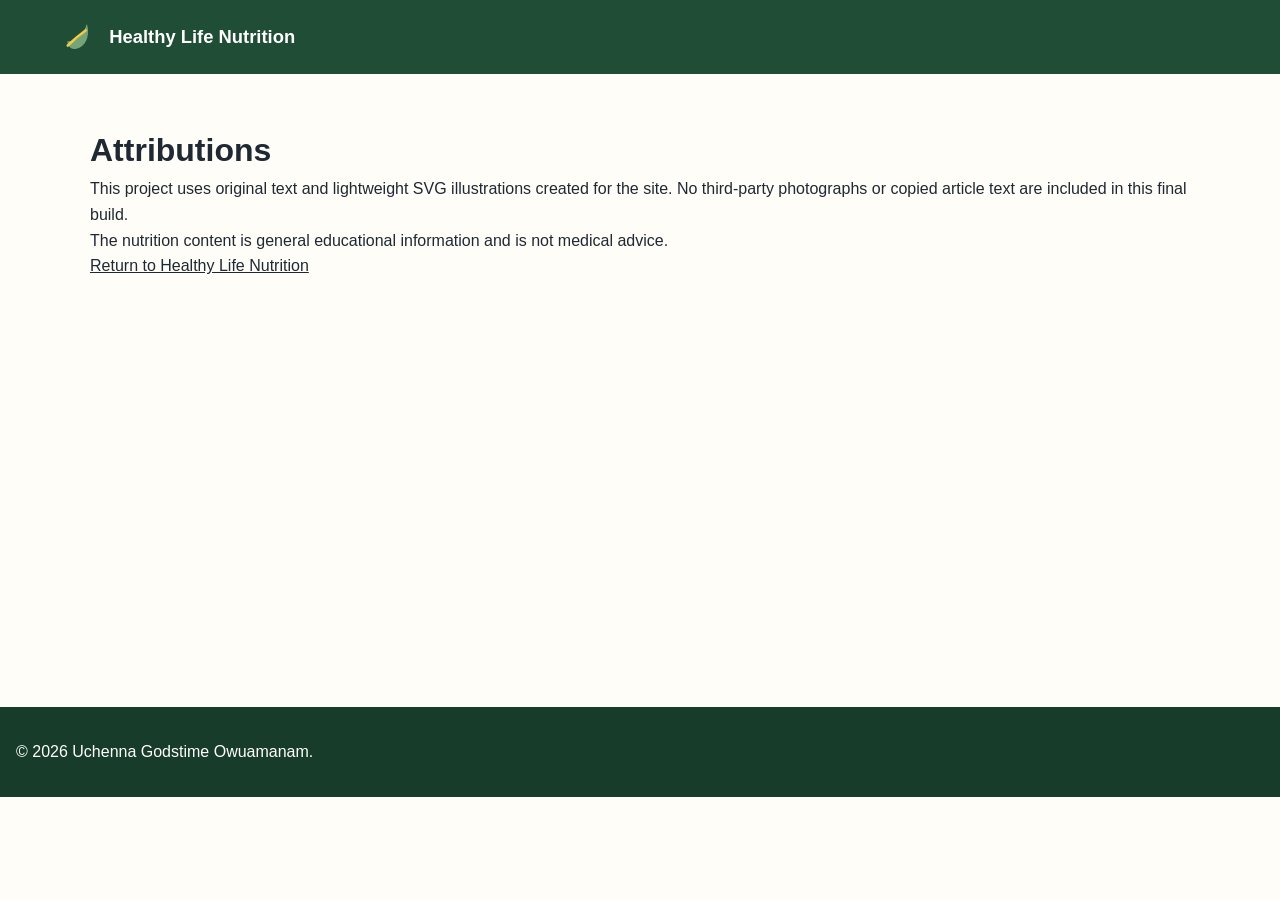
<file: final/attributions.html>
<!DOCTYPE html>
<html lang="en">
<head>
<meta charset="UTF-8">
<meta name="viewport" content="width=device-width, initial-scale=1.0">
<meta name="author" content="Uchenna Godstime Owuamanam">
<meta name="description" content="Sources and attributions for the Healthy Life Nutrition website.">
<title>Attributions | Healthy Life Nutrition</title>
<link rel="icon" href="images/favicon.svg" type="image/svg+xml">
<link rel="stylesheet" href="styles/main.css">
</head>
<body>
<header class="site-header"><div class="header-inner"><a class="brand" href="index.html"><img src="images/favicon.svg" alt="" width="42" height="42">Healthy Life Nutrition</a></div></header>
<main class="section"><div class="container">
<h1>Attributions</h1>
<p>This project uses original text and lightweight SVG illustrations created for the site. No third-party photographs or copied article text are included in this final build.</p>
<p>The nutrition content is general educational information and is not medical advice.</p>
<p><a href="index.html">Return to Healthy Life Nutrition</a></p>
</div></main>
<footer class="site-footer"><p>© 2026 Uchenna Godstime Owuamanam.</p></footer>
</body>
</html>
</file>
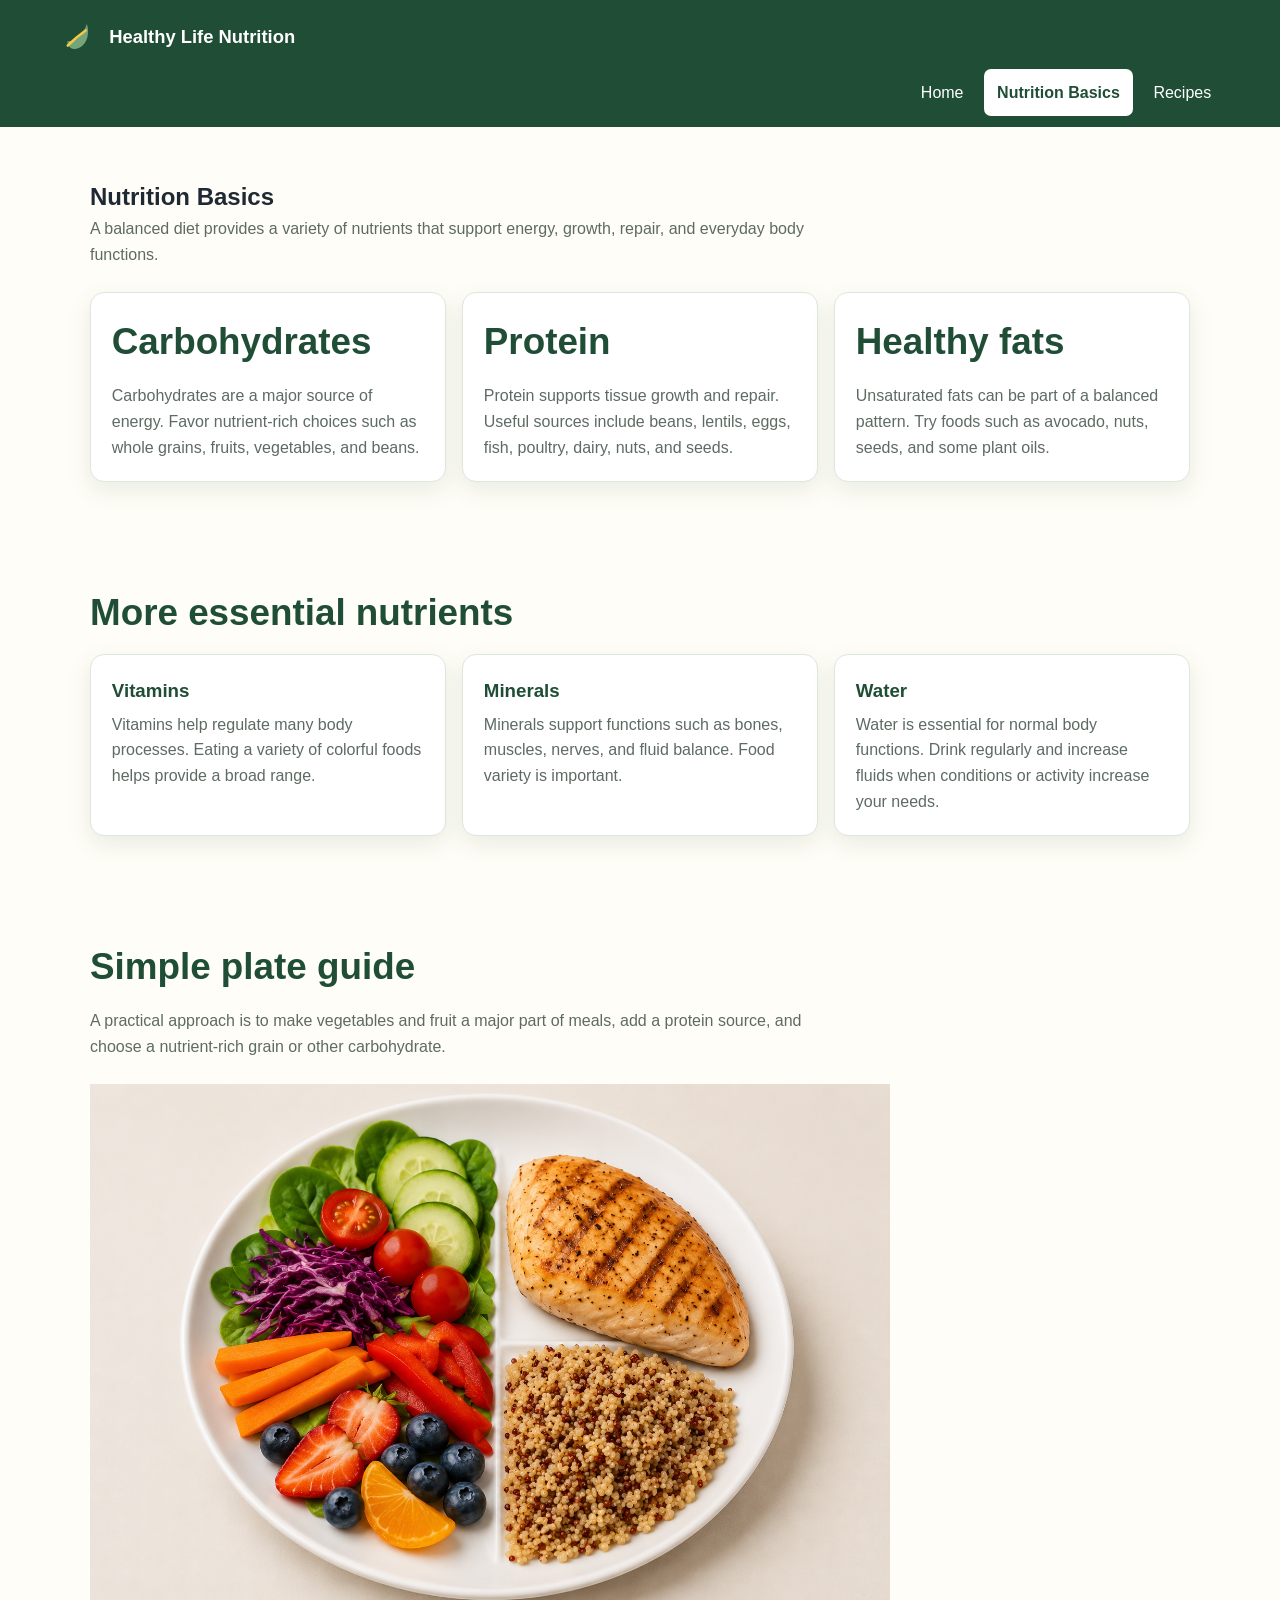
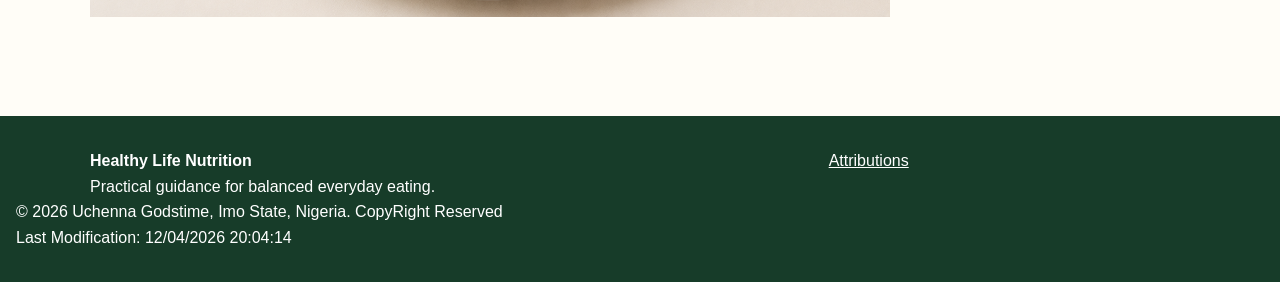
<file: final/nutrition.html>
<!DOCTYPE html>
<html lang="en">

<head>
    <meta charset="UTF-8">
    <meta name="viewport" content="width=device-width, initial-scale=1.0">
    <meta name="author" content="Uchenna Godstime Owuamanam">
    <meta name="description"
        content="Learn the foundations of balanced nutrition, including carbohydrates, proteins, healthy fats, vitamins, minerals, and hydration.">
    <meta property="og:title" content="Nutrition Basics | Healthy Life Nutrition">
    <meta property="og:description" content="A practical introduction to essential nutrients and balanced eating.">
    <meta property="og:type" content="website">
    <meta property="og:url" content="https://princeuche-project.github.io/wdd231/final/nutrition.html">
    <title>Nutrition Basics | Healthy Life Nutrition</title>
    <link rel="icon" href="images/favicon.svg" type="image/svg+xml">
    <link rel="stylesheet" href="styles/main.css">
    <link rel="stylesheet" href="styles/large.css">

    <script src="scripts/date.js" defer></script>
    <script type="module" src="scripts/app.js"></script>
</head>

<body>
    <a class="skip-link" href="#main-content">Skip to main content</a>
    <header class="site-header">
        <div class="header-inner"><a class="brand" href="index.html"><img src="images/favicon.svg" alt="" width="42"
                    height="42">Healthy Life Nutrition</a><button id="menu-button" class="menu-button" type="button"
                aria-expanded="false" aria-controls="site-nav" aria-label="Open navigation menu">☰</button></div>
        <nav id="site-nav" class="site-nav" aria-label="Main navigation">
            <ul>
                <li><a href="index.html">Home</a></li>
                <li><a href="nutrition.html">Nutrition Basics</a></li>
                <li><a href="recipes.html">Recipes</a></li>
            </ul>
        </nav>
    </header>
    <main id="main-content">
        <section class="section">
            <div class="container">
                <h1>Nutrition Basics</h1>
                <p class="section-intro">A balanced diet provides a variety of nutrients that support energy, growth,
                    repair, and everyday body functions.</p>
                <div class="cards">
                    <article class="info-card">
                        <h2>Carbohydrates</h2>
                        <p>Carbohydrates are a major source of energy. Favor nutrient-rich choices such as whole grains,
                            fruits, vegetables, and beans.</p>
                    </article>
                    <article class="info-card">
                        <h2>Protein</h2>
                        <p>Protein supports tissue growth and repair. Useful sources include beans, lentils, eggs, fish,
                            poultry, dairy, nuts, and seeds.</p>
                    </article>
                    <article class="info-card">
                        <h2>Healthy fats</h2>
                        <p>Unsaturated fats can be part of a balanced pattern. Try foods such as avocado, nuts, seeds,
                            and some plant oils.</p>
                    </article>
                </div>
            </div>
        </section>
        <section class="section">
            <div class="container">
                <h2>More essential nutrients</h2>
                <div class="cards">
                    <article class="info-card">
                        <h3>Vitamins</h3>
                        <p>Vitamins help regulate many body processes. Eating a variety of colorful foods helps provide
                            a broad range.</p>
                    </article>
                    <article class="info-card">
                        <h3>Minerals</h3>
                        <p>Minerals support functions such as bones, muscles, nerves, and fluid balance. Food variety is
                            important.</p>
                    </article>
                    <article class="info-card">
                        <h3>Water</h3>
                        <p>Water is essential for normal body functions. Drink regularly and increase fluids when
                            conditions or activity increase your needs.</p>
                    </article>
                </div>
            </div>
        </section>
        <section class="section">
            <div class="container">
                <h2>Simple plate guide</h2>
                <p class="section-intro">A practical approach is to make vegetables and fruit a major part of meals, add
                    a protein source, and choose a nutrient-rich grain or other carbohydrate.</p>
                <img src="images/food-guild.png"
                    alt="Illustration of a balanced plate divided into vegetables, protein, and whole grains"
                    width="800" height="500" loading="lazy">
            </div>
        </section>
    </main>
    <footer class="site-footer">
        <div class="footer-inner">
            <div><strong>Healthy Life Nutrition</strong>
                <p>Practical guidance for balanced everyday eating.</p>
            </div>
            <div class="footer-links"><a href="attributions.html">Attributions</a></div>
        </div>

        <span id="currentyear"></span>

        <p id="lastModified"></p>
    </footer>
</body>

</html>
</file>
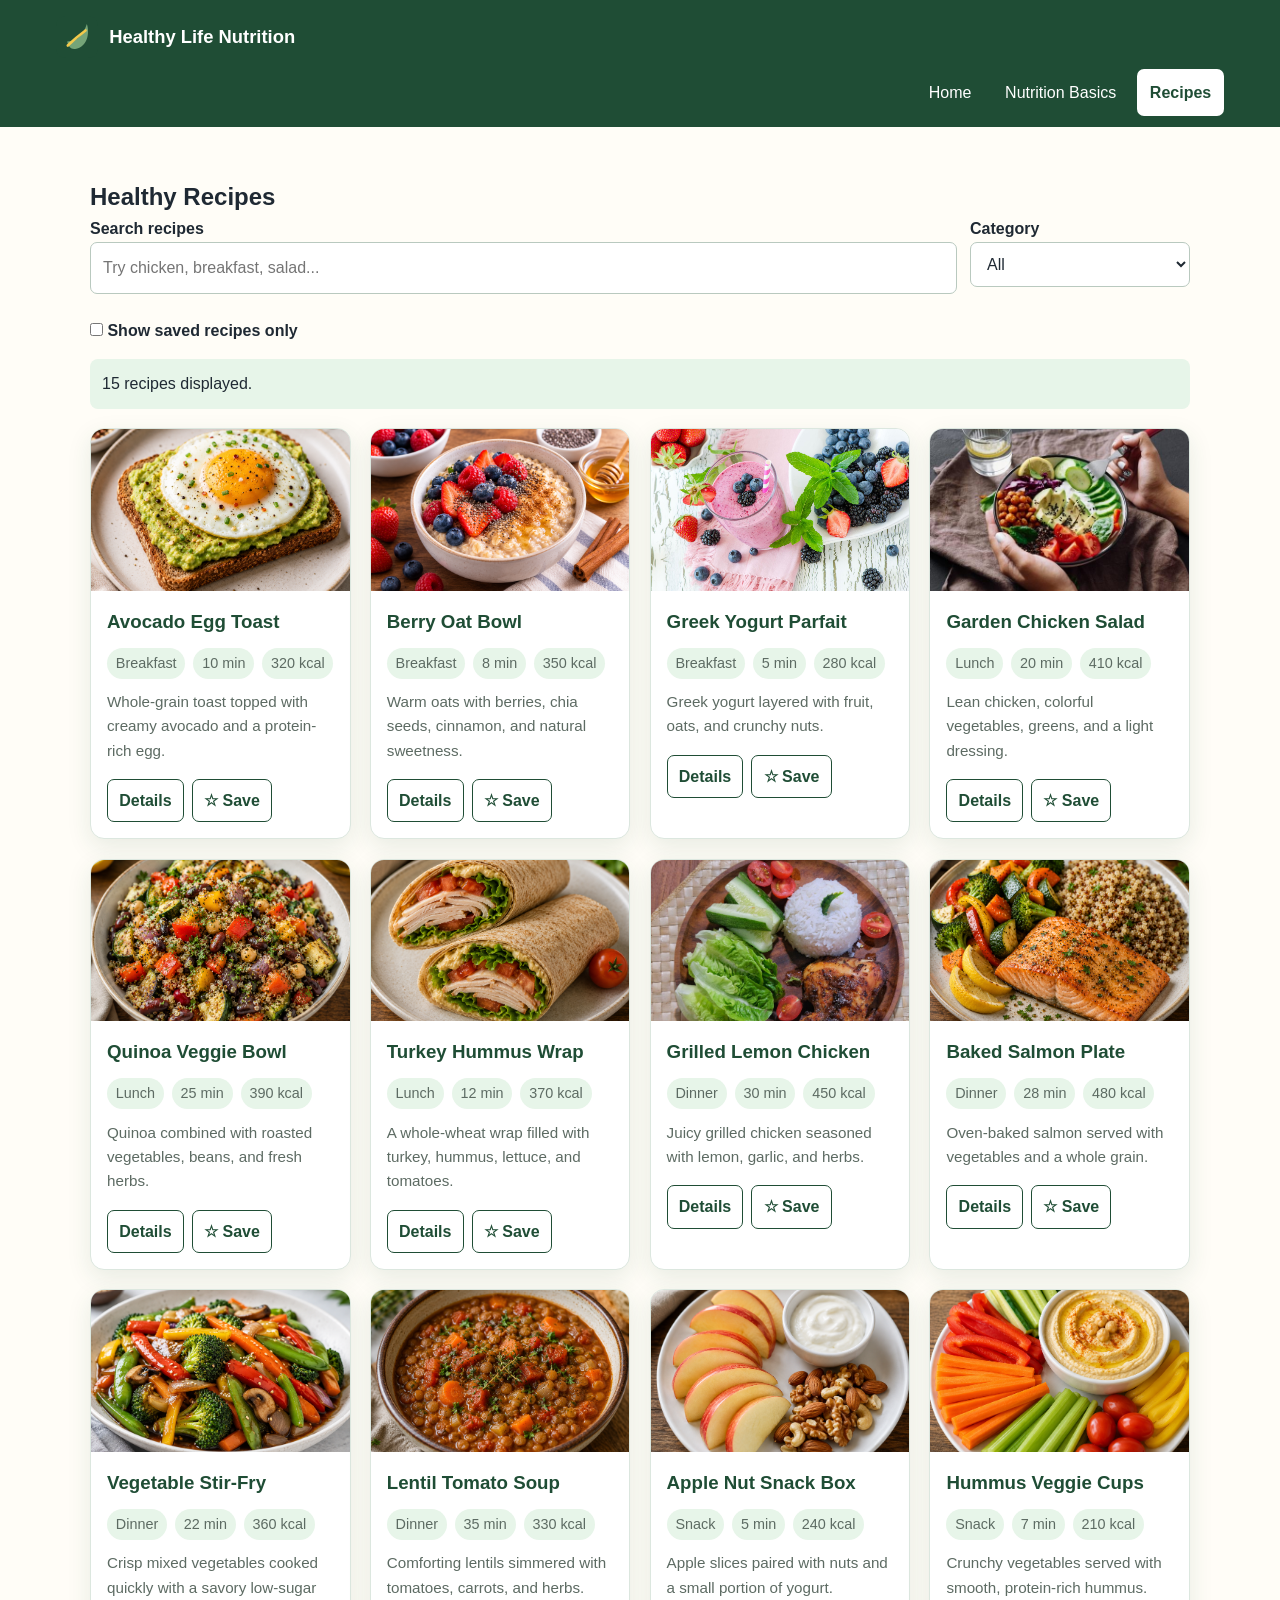
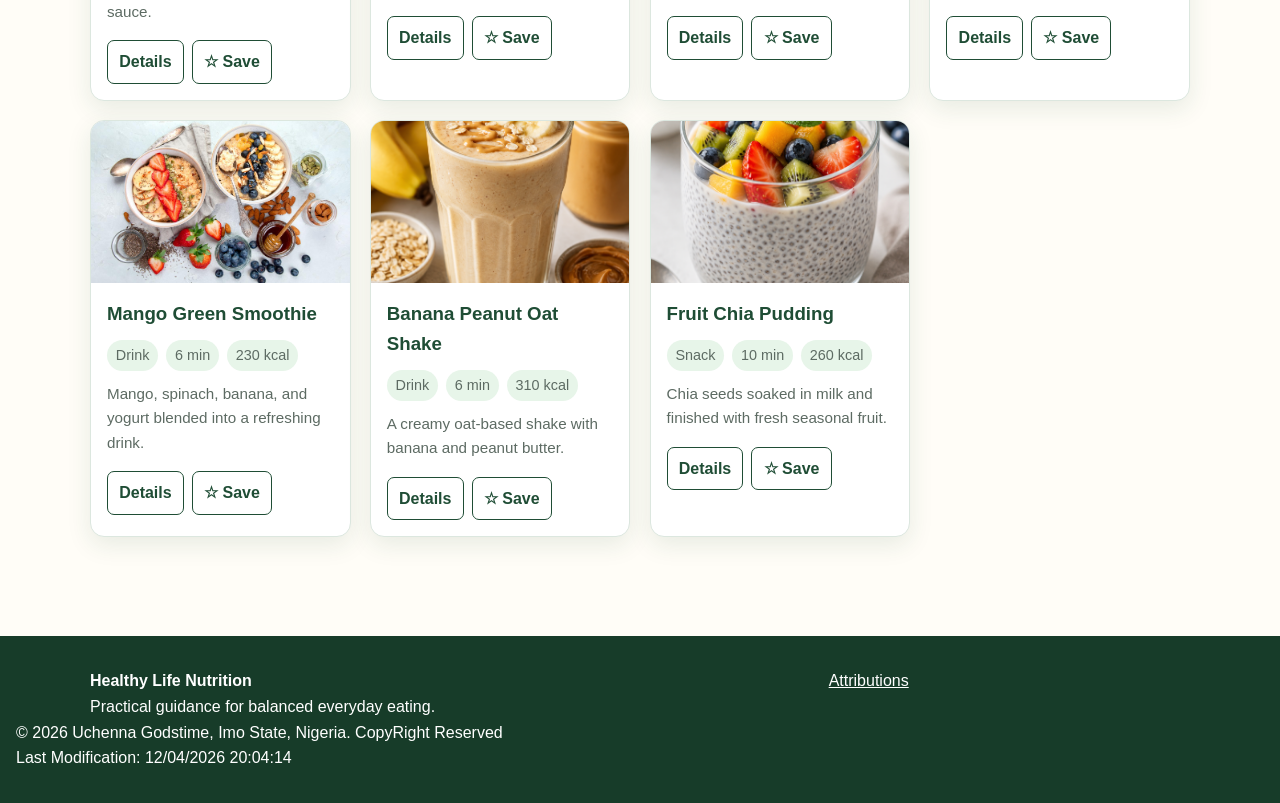
<file: final/recipes.html>
<!DOCTYPE html>
<html lang="en">

<head>
    <meta charset="UTF-8">
    <meta name="viewport" content="width=device-width, initial-scale=1.0">
    <meta name="author" content="Uchenna Godstime Owuamanam">
    <meta name="description"
        content="Browse 15 healthy recipe ideas with preparation time, category, calories, descriptions, search, favorites, and accessible recipe details.">
    <meta property="og:title" content="Healthy Recipes | Healthy Life Nutrition">
    <meta property="og:description" content="Browse healthy recipe ideas and save your favorites.">
    <meta property="og:type" content="website">
    <meta property="og:url" content="https://princeuche-project.github.io/wdd231/final/recipes.html">
    <title>Healthy Recipes | Healthy Life Nutrition</title>
    <link rel="icon" href="images/favicon.svg" type="image/svg+xml">
    <link rel="stylesheet" href="styles/main.css">
    <link rel="stylesheet" href="styles/large.css">
    <script src="scripts/date.js" defer></script>
    <script type="module" src="scripts/app.js"></script>
</head>

<body>
    <a class="skip-link" href="#main-content">Skip to main content</a>
    <header class="site-header">
        <div class="header-inner"><a class="brand" href="index.html"><img src="images/favicon.svg" alt="" width="42"
                    height="42">Healthy Life Nutrition</a><button id="menu-button" class="menu-button" type="button"
                aria-expanded="false" aria-controls="site-nav" aria-label="Open navigation menu">☰</button></div>
        <nav id="site-nav" class="site-nav" aria-label="Main navigation">
            <ul>
                <li><a href="index.html">Home</a></li>
                <li><a href="nutrition.html">Nutrition Basics</a></li>
                <li><a href="recipes.html">Recipes</a></li>
            </ul>
        </nav>
    </header>
    <main id="main-content">
        <section class="section">
            <div class="container">
                <h1>Healthy Recipes</h1>
                <!-- <p class="section-intro">These recipe cards are generated dynamically from a local JSON data source
                    using the Fetch API.</p> -->
                <div class="filters">
                    <div><label for="recipe-search">Search recipes</label><input id="recipe-search" type="search"
                            placeholder="Try chicken, breakfast, salad..."></div>
                    <div><label for="category-filter">Category</label><select id="category-filter">
                            <option>All</option>
                            <option>Breakfast</option>
                            <option>Lunch</option>
                            <option>Dinner</option>
                            <option>Snack</option>
                            <option>Drink</option>
                        </select></div>
                </div>
                <label><input id="favorites-only" type="checkbox" style="width:auto"> Show saved recipes only</label>
                <p id="recipe-status" class="status" aria-live="polite">Loading recipes...</p>
                <div id="recipe-grid" class="recipe-grid" style="margin-top:1.2rem"></div>
            </div>
        </section>
    </main>
    <dialog id="recipe-modal" aria-labelledby="modal-title">
        <div class="modal-inner"><button id="modal-close" class="modal-close" type="button"
                aria-label="Close recipe details">×</button>
            <h2 id="modal-title">Recipe details</h2>
            <div id="modal-body"></div>
        </div>
    </dialog>
    <footer class="site-footer">
        <div class="footer-inner">
            <div><strong>Healthy Life Nutrition</strong>
                <p>Practical guidance for balanced everyday eating.</p>
            </div>
            <div class="footer-links"><a href="attributions.html">Attributions</a></div>
        </div>
         <span id="currentyear"></span>

         <p id="lastModified"></p>
    </footer>
</body>

</html>
</file>
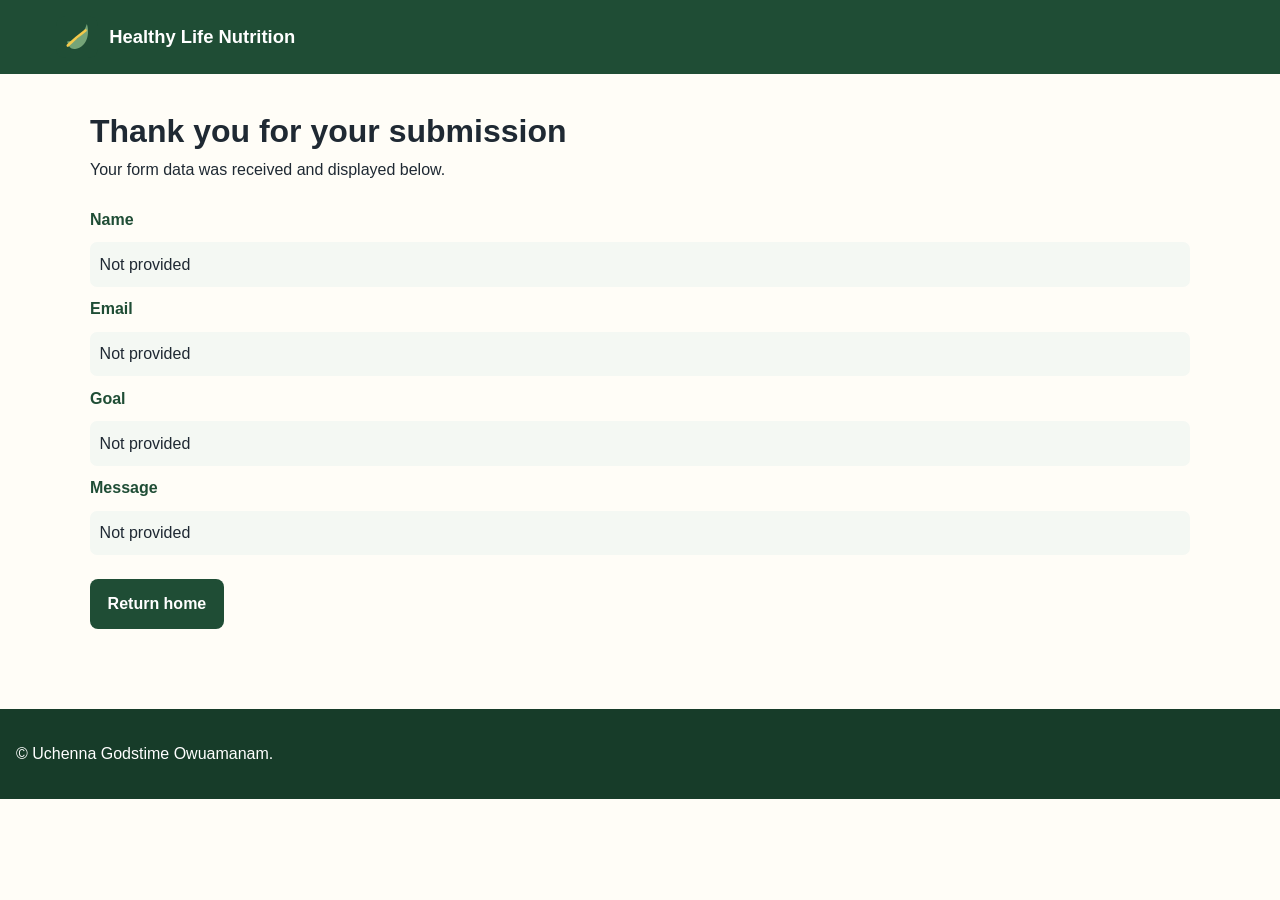
<file: final/thankyou.html>
<!DOCTYPE html>
<html lang="en">
<head>
<meta charset="UTF-8">
<meta name="viewport" content="width=device-width, initial-scale=1.0">
<meta name="author" content="Uchenna Godstime Owuamanam">
<meta name="description" content="Healthy Life Nutrition form submission confirmation.">
<meta property="og:title" content="Submission Received | Healthy Life Nutrition">
<meta property="og:description" content="Confirmation page for the Healthy Life Nutrition preference form.">
<title>Submission Received | Healthy Life Nutrition</title>
<link rel="icon" href="images/favicon.svg" type="image/svg+xml">
<link rel="stylesheet" href="styles/main.css">
<script type="module" src="scripts/app.js"></script>
</head>
<body>
<header class="site-header"><div class="header-inner"><a class="brand" href="index.html"><img src="images/favicon.svg" alt="" width="42" height="42">Healthy Life Nutrition</a></div></header>
<main class="form-result"><div class="container">
<h1>Thank you for your submission</h1>
<p>Your form data was received and displayed below.</p>
<dl id="submission-data"></dl>
<a class="btn" href="index.html">Return home</a>
</div></main>
<footer class="site-footer"><p>© <span id="year"></span> Uchenna Godstime Owuamanam.</p></footer>
<script type="module">
const params = new URLSearchParams(location.search);
const data = [["Name",params.get("name")],["Email",params.get("email")],["Goal",params.get("goal")],["Message",params.get("message")]];
document.querySelector("#submission-data").innerHTML = data.map(([label,value]) => `<dt>${label}</dt><dd>${value ? value.replaceAll("<","&lt;").replaceAll(">","&gt;") : "Not provided"}</dd>`).join("");
</script>
</body>
</html>
</file>
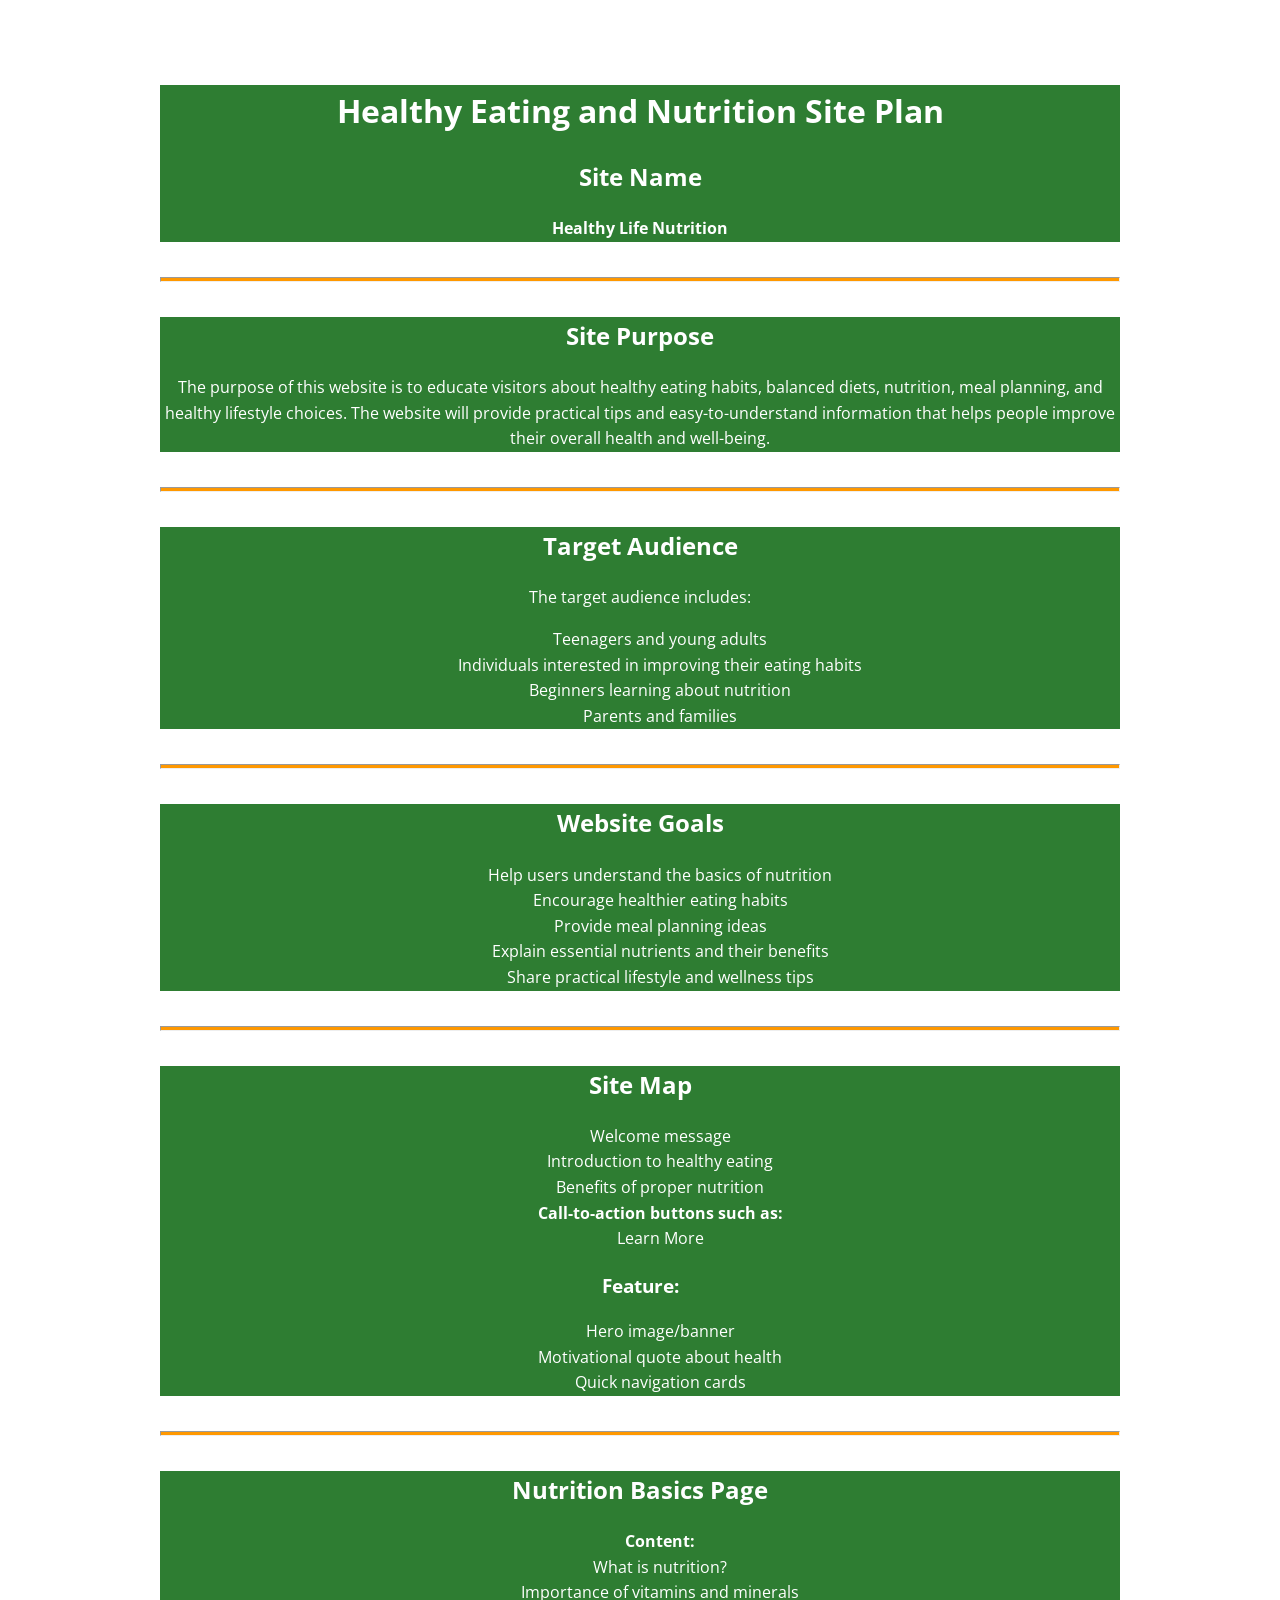
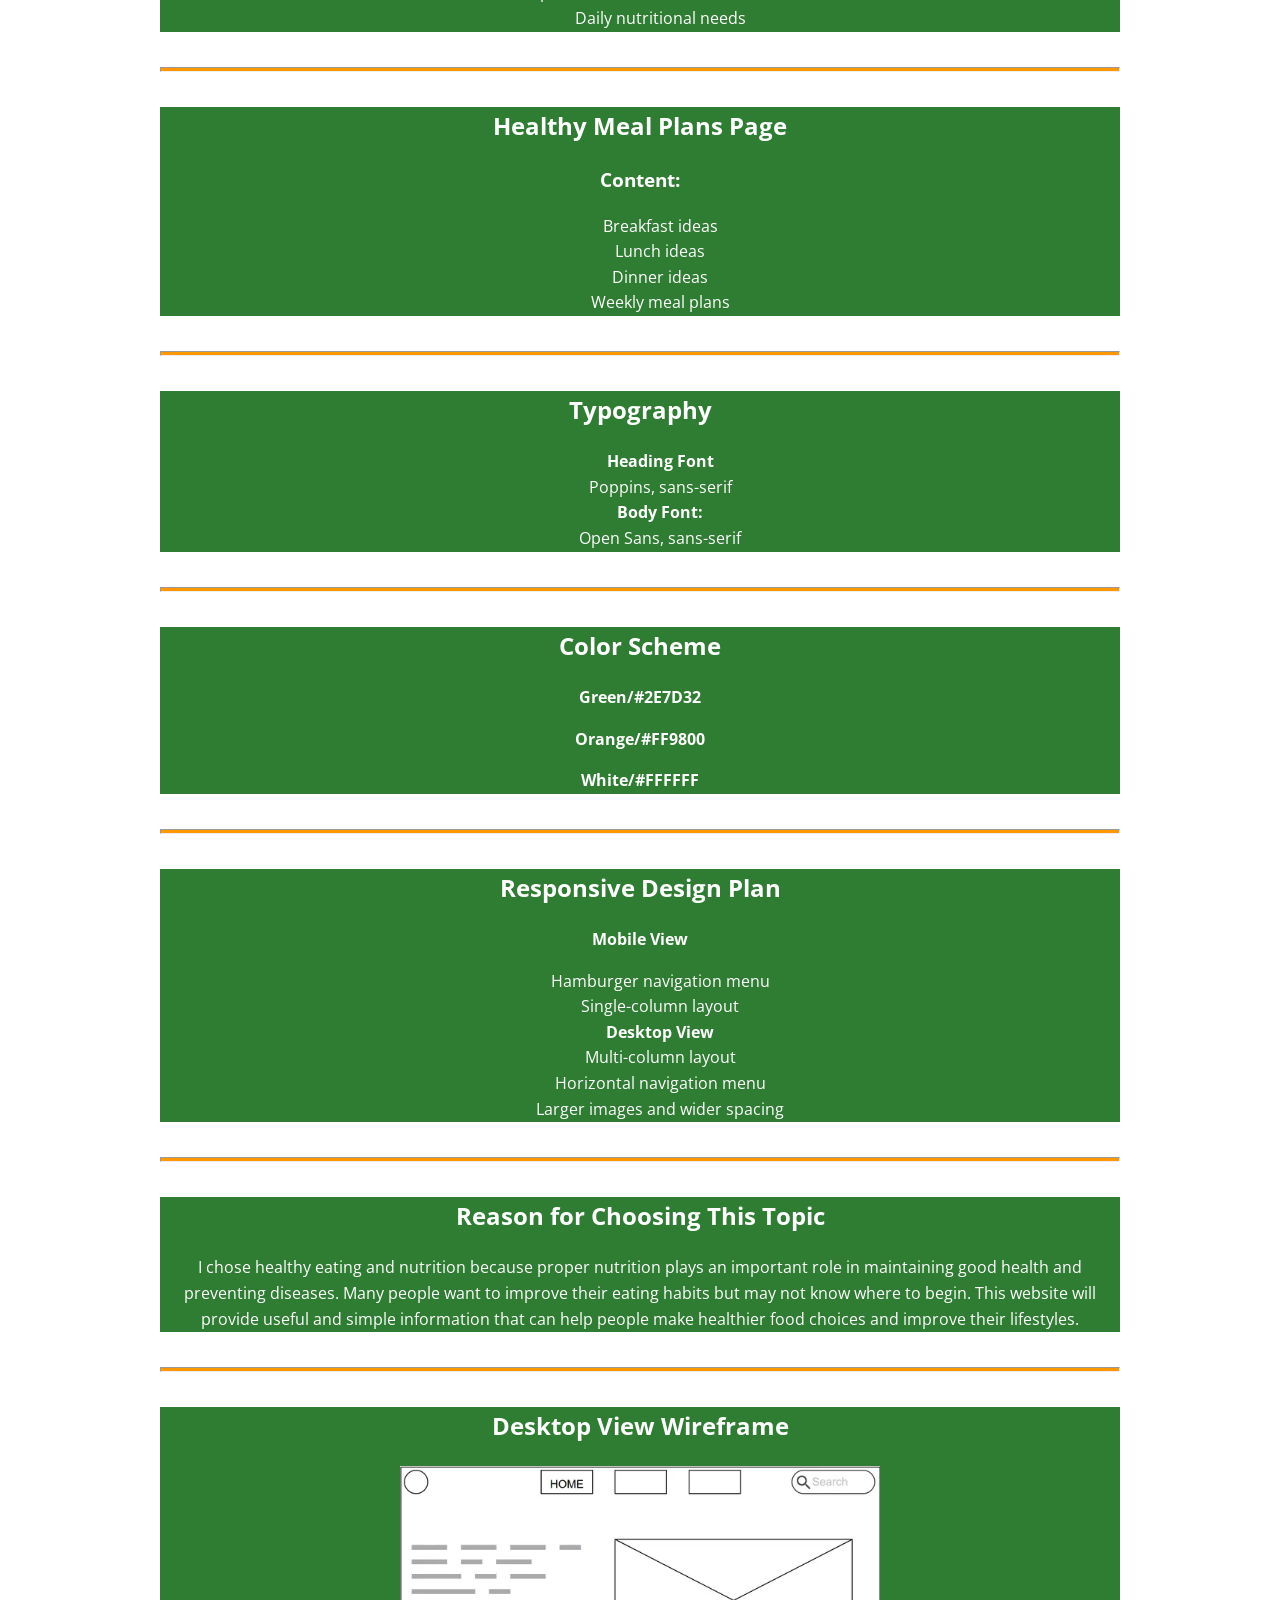
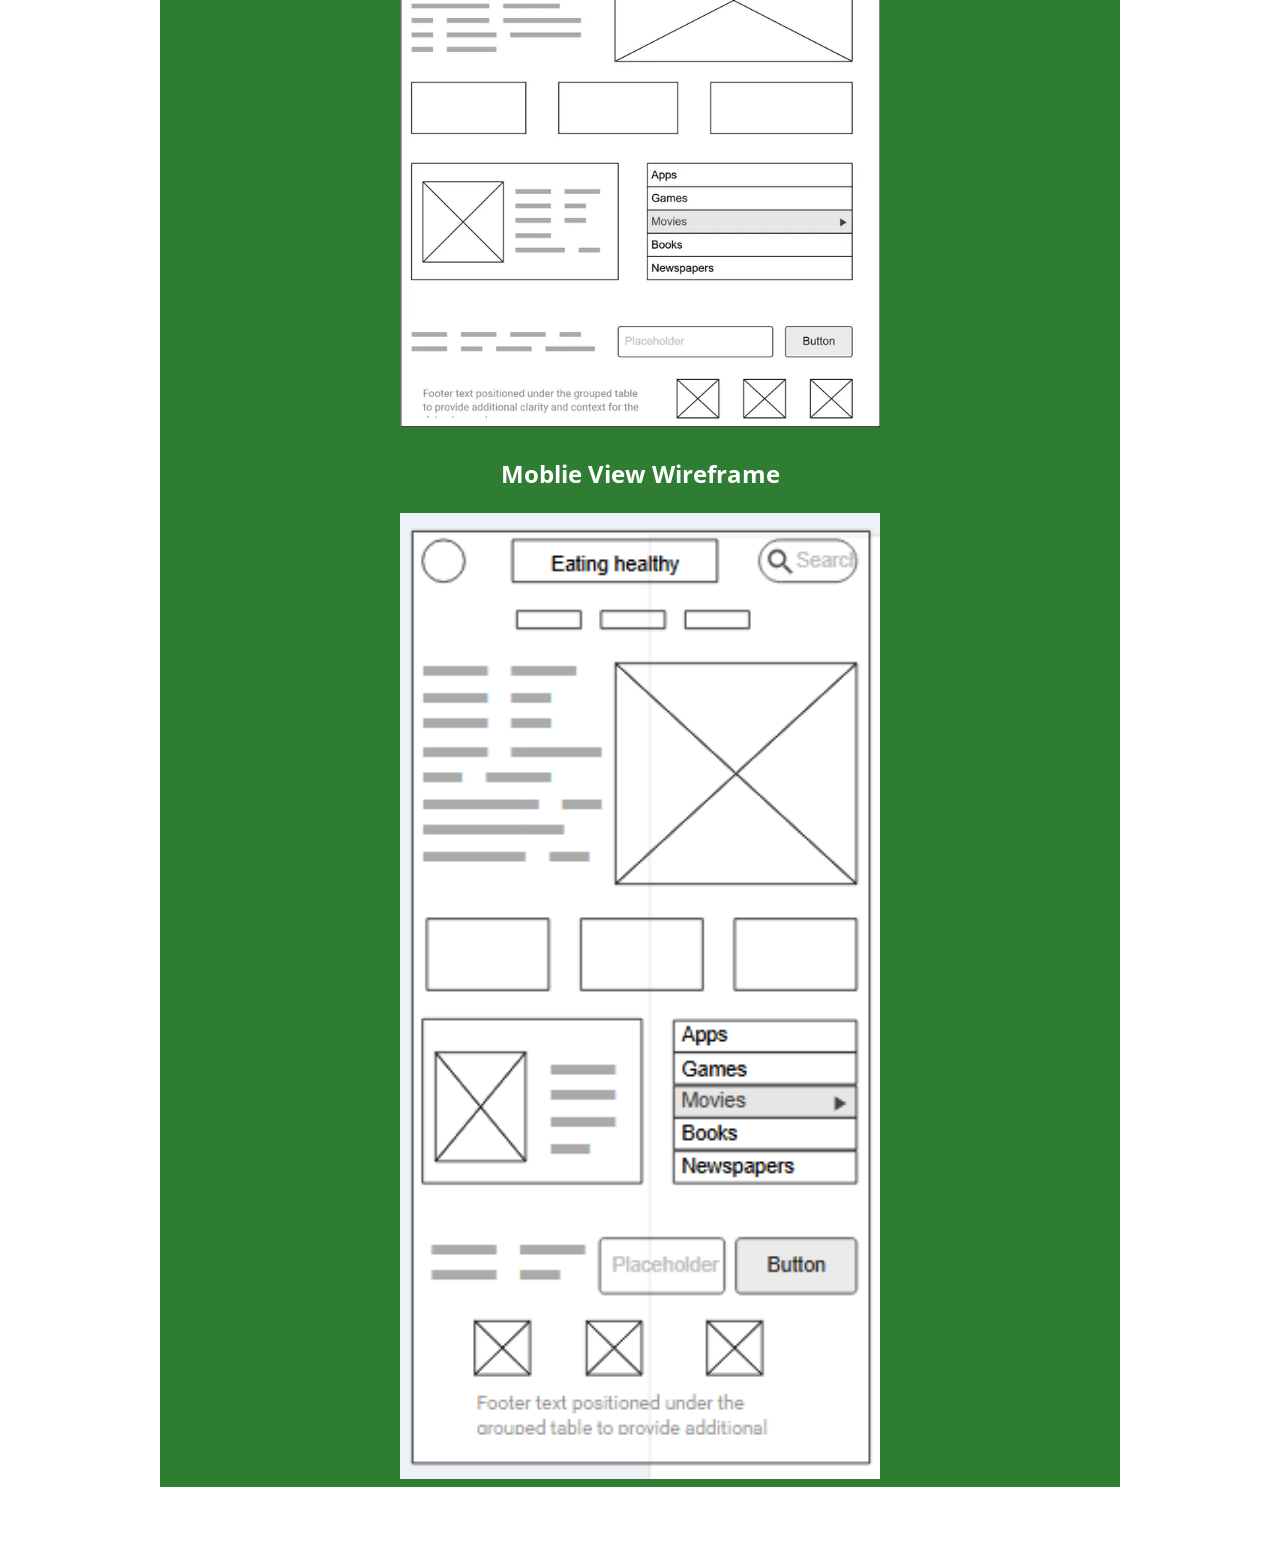
<file: project/site-plan.html>
<!DOCTYPE html>
<html lang="en">

<head>
    <meta charset="UTF-8">
    <meta name="viewport" content="width=device-width, initial-scale=1.0">
    <meta name="author" content="Uchenna Godstime Owuamanam" />
    <meta name="description"
        content="The purpose of this website is to educate visitors about healthy eating habits, balanced diets, nutrition, meal planning, and healthy lifestyle choices." />

    <title>Healthy Life Nutrition</title>
    <link rel="preconnect" href="https://fonts.googleapis.com">
    <link rel="preconnect" href="https://fonts.gstatic.com" crossorigin>
    <link
        href="https://fonts.googleapis.com/css2?family=Open+Sans:wght@400;600;700&family=Poppins:wght@400;500;600;700&display=swap"
        rel="stylesheet">


    <link rel="stylesheet" href="styles/site-plan.css">
</head>

<body>
    <div>
        <h1>Healthy Eating and Nutrition Site Plan</h1>
        <h2>Site Name</h2>
        <p><strong>Healthy Life Nutrition</strong></p>
    </div>
    <hr>
    <div>
        <h2>Site Purpose</h2>
        <p>The purpose of this website is to educate visitors about healthy eating habits, balanced diets, nutrition,
            meal
            planning, and healthy lifestyle choices. The website will provide practical tips and easy-to-understand
            information that
            helps people improve their overall health and well-being.</p>
    </div>
    <hr>

    <div>
        <h2>Target Audience</h2>
        <p>The target audience includes:</p>
        <ul>
            <li>Teenagers and young adults</li>
            <li>Individuals interested in improving their eating habits</li>
            <li>Beginners learning about nutrition</li>
            <li>Parents and families</li>
        </ul>
    </div>
    <hr>

    <div>
        <h2>Website Goals</h2>
        <ul>
            <li>Help users understand the basics of nutrition</li>
            <li>Encourage healthier eating habits</li>
            <li>Provide meal planning ideas</li>
            <li>Explain essential nutrients and their benefits</li>
            <li>Share practical lifestyle and wellness tips</li>
        </ul>
    </div>
    <hr>

    <div>
        <h2>Site Map</h2>
        <ul>
            <li>Welcome message</li>
            <li>Introduction to healthy eating</li>
            <li>Benefits of proper nutrition</li>
            <li><strong>Call-to-action buttons such as:</strong></li>
            <li>Learn More</li>
        </ul>
        <h3>Feature:</h3>
        <ul>
            <li>Hero image/banner</li>
            <li>Motivational quote about health</li>
            <li>Quick navigation cards</li>
        </ul>

    </div>
    <hr>
    <div>
        <h2>Nutrition Basics Page</h2>
        <ul>
            <li><strong>Content:</strong></li>
            <li>What is nutrition?</li>
            <li>Importance of vitamins and minerals</li>
            <li>Daily nutritional needs</li>
        </ul>
    </div>
    <hr>

    <div>
        <h2>Healthy Meal Plans Page</h2>
        <h3>Content:</h3>
        <ul>
            <li>Breakfast ideas</li>
            <li>Lunch ideas</li>
            <li>Dinner ideas</li>
            <li>Weekly meal plans</li>

        </ul>
    </div>
    <hr>

    <div>
        <h2>Typography</h2>
        <ul>
            <li><strong>Heading Font</strong></li>
            <li>Poppins, sans-serif</li>
            <li><strong>Body Font:</strong></li>
            <li>Open Sans, sans-serif</li>
        </ul>
    </div>
    <hr>

    <div>
        <h2>Color Scheme</h2>
        <p><strong>Green/#2E7D32</strong></p>
        <p><strong>Orange/#FF9800</strong></p>
        <p><strong>White/#FFFFFF</strong></p>
    </div>
    <hr>
    <div>
        <h2>Responsive Design Plan</h2>
        <p><strong>Mobile View</strong></p>
        <ul>
            <li>Hamburger navigation menu</li>
            <li>Single-column layout</li>

            <li><strong>Desktop View</strong></li>
            <li>Multi-column layout</li>
            <li>Horizontal navigation menu</li>
            <li>Larger images and wider spacing</li>

        </ul>

    </div>
    <hr>
    <div>
        <h2>Reason for Choosing This Topic</h2>
        <p>
            I chose healthy eating and nutrition because proper nutrition plays an important role in maintaining good
            health and
            preventing diseases. Many people want to improve their eating habits but may not know where to begin. This
            website will
            provide useful and simple information that can help people make healthier food choices and improve their
            lifestyles.
        </p>
    </div>
    <hr>
    <div>
        <h2>Desktop View Wireframe</h2>
        <img src="images/wireframe.webp" alt="desktop-wirefram" loading="lazy">
        <h2>Moblie View Wireframe</h2>
        <img src="images/wireframe-mobile.png" alt="mobile-wirefram" loading="lazy">
    </div>
</body>

</html>
</file>
<file: styles/small.css>
:root {
    --primary-color: #1e3a5f;
    --secondary-color: #f4f4f4;
    --accent-color: #d4a017;
    --text-color: #222;
}

* {
    margin: 0;
    padding: 0;
    box-sizing: border-box;
}

body {
    font-family: 'Roboto', sans-serif;
    background-color: var(--secondary-color);
    color: var(--text-color);
}



header {
  display: grid;
  grid-template-columns: 24px auto 44px;
  align-items: end;
  padding: 5px 0 5px 10px;
  column-gap: 10px;
}

header img{
    display: block;
    width: 100%;
    height: auto;
    padding-bottom: 3px;
}

header span{
  font-size: 1.2rem;
  color: var(--primary-color);
}


.navigation{
  display: none;
}

.navigation.show {
    display: block;
  }
  .navigation ul{
    list-style-type: none;
    margin: 0;
    padding: 0;
   
  }
  .navigation a{
    display: block;
    padding: .3rem 10px;
    color: var(--primary-color);
    text-decoration: none;
    border-bottom: solid 1px var(--secondary-color);
  }

  .navigation li.current{
    background: var(--accent-color);
  }
  .navigation a:hover{
    background: var(--primary-color);
    color: var(--secondary-color);
  }
  h1{
    margin-left: 10px;
  }
.hamburger{
  background: none;
  border: none;
  cursor: pointer;
  color: var(--text-color);
}

.hamburger::before {
  content: "\2630";
  font-size: 2rem;
}
.hamburger.show::before {
  content: "\00D7";
}

main h2{
    margin:10px 0;
    font-size:30px;
    font-weight:normal;
}

/*TOP SECTION*/


.top-section{
    grid-template-columns:1fr;
}

/* .buttons{
    grid-template-columns:1fr;
} */

.course-list{
    grid-template-columns:1fr;
}

/* CARDS */

.card{
    border:1px solid #cfcfcf;
    background:#efefef;
}

.card-title{
    background:var(--primary-color);
    color:white;
    text-align:center;
    padding:4px;
    font-weight:bold;
    font-size:14px;
}

.card-body{
    background:#efefef;
    padding:8px;
    min-height:140px;
}

.card-body p{
    line-height:1.4;
    font-size:13px;
}

/* PHOTO */

.photo-body{
    display:flex;
    justify-content:center;
    align-items:center;
}

.photo-body img{
    width:100%;
    height:100%;
    object-fit:cover;
    background: var(--primary-color);
}

/* COURSE */

.section-title{
    background:var(--primary-color);
    color:white;
    text-align:center;
    padding:4px;
    font-weight:bold;
}

/* FILTER BUTTONS */

.buttons{
    display:grid;
    grid-template-columns:repeat(3,1fr);
    gap:10px;
    margin:8px 0;
}

.buttons button{
    height:28px;
    border:1px solid #888;
    border-radius:4px;
    cursor:pointer;
    font-size:14px;
    background: var(--accent-color);

}

.buttons button:hover{
    background:#ddd;
}

/*  COURSE BOXES */

/* .course-list{
    display:grid;
    grid-template-columns:repeat(3,1fr);
    gap:10px;
    background: var(--accent-color);
} */

.courses{
    background:#ddd;
    text-align:center;
    padding:3px;
    font-size:12px;
    border:1px solid #ccc;
    margin-top:10px;

}

/* CREDITS */

#credits{
    text-align:center;
    margin:12px 0;
    font-size:15px;
} 


#course-container{

    display:grid;

    grid-template-columns:repeat(3,1fr);

    gap:12px;

    margin-top:15px;

}

.course-card{

    padding:15px;

    text-align:center;

    border-radius:5px;

    background:var(--primary-color);
    color: var(--secondary-color);

    border:1px solid var(--primary-color);

    font-weight:bold;

}

/* Completed Course */

.completed{

    background:var(--accent-color);

    color:white;

}

.social{
  display: flex;
  justify-content: center;
  column-gap: 8px;
}
.social a{
  color: var(--secondary-color);
   display: flex;
   justify-content: center;
   align-items: center;
  width: 44px;
  height: 44px;
  border: 1px solid var(--text-color);
  border-radius: 22px;
 
}

.social img{
  width: 22px;
  height: 22px;
}

.social a:hover{
  background: var(--secondary-color);
}

/* Dialog Design*/

dialog {
  border: 1px solid rgb(0 0 0 / 10%);
  border-radius: .25rem;
  padding: 1rem;
  background-color: var(--primary-color);
  color: var(--secondary-color);
  box-shadow: 0 0 3rem #777;
  width: 90%;
  max-width: 600px;
}

::backdrop {
  background-color: rgb(0 0 0 / 50%);
 
}

dialog button {
  position: absolute;
  top: 23px;
  right: 23px;
  padding: .5rem 1rem;
  border: 1px solid rgb(0 0 0 / 10%);
}

footer{
  background-color: var(--primary-color);
  color: var(--secondary-color);
  padding: 1rem 10px;
  text-align: center;
}
</file>
<file: styles/larger.css>
@media only screen and ( min-width: 38rem){
    header, main, nav, footer{
        max-width: 900px;
        margin: 0 auto;
    }
    
    .hamburger{
        display: none;
    }
    header{
        grid-template-columns: 24px auto;
    }

    .navigation{
        display: block;
        border-bottom: solid 1px #eee;
    }

     .navigation ul{
        display: flex;
    }

    .navigation a{
        border: none;
    }

    .top-section{
    display:grid;
    grid-template-columns:2fr 1fr;
    gap:12px;
}

}
</file>
<file: chamber/styles/small.css>
:root {
    --primary-color: #1e3a5f;
    --secondary-color: #f4f4f4;
    --accent-color: #d4a017;
    --text-color: #222;
}

* {
    margin: 0;
    padding: 0;
    box-sizing: border-box;
}

body {
    font-family: 'Roboto', sans-serif;
    background-color: var(--secondary-color);
    color: var(--text-color);
    line-height: 1.6;
}

main {
    max-width: 1200px;
    margin: auto;
    padding: 1rem;
}

h1,
h2,
h3 {
    color: var(--primary-color);
}

section {
    margin: 1.5rem 0;
}

header {
    display: flex;
    justify-content: space-between;
    align-items: center;
    padding: 1rem;
    background: var(--primary-color);
    color: var(--secondary-color);
}


header img {
    border-radius: 30px;
    display: flex;
    align-items: center;
    gap: 12px;
    width: 55px;
    height: 55px;
}

header span {
    font-size: 1.5rem;
    color: var(--secondary-color);
}

.navigation {
    display: none;
    margin-left: auto;

}

.navigation.show {
    display: block;
}

.navigation ul {
    justify-content: flex-end;
    list-style-type: none;
    margin: 0;
    padding: 0;

}

.navigation a {

    display: block;
    padding: .3rem 10px;
    color: var(--primary-color);
    text-decoration: none;
    border-bottom: solid 1px var(--secondary-color);
}

.navigation li.current {
    background: var(--accent-color);
}

.navigation a:hover {
    background: var(--primary-color);
    color: var(--secondary-color);
}

h1 {
    margin-left: 10px;
    background: var(--primary-color);
    color: var(--secondary-color);
    text-align: center;
}

.hamburger {
    background: none;
    border: none;
    cursor: pointer;
    color: var(--secondary-color);
}

#members.list {
    display: flex;
    flex-direction: column;
    gap: 1rem;
    padding: 1rem;
}

#members.list section {
    display: grid;
    grid-template-columns: 1fr;
    align-items: center;
    gap: 1.5rem;
    text-align: center;
    background: var(--secondary-color);
    border-radius: 12px;
    padding: 1rem;
    box-shadow: 0 3px 10px rgba(0, 0, 0, .1);
    transition: transform .3s ease, box-shadow .3s ease;
}

#members.list img {

    width: 300px;
    height: 150px;
    object-fit: cover;
    border-radius: 8px;
    margin: auto;
}


#members.list h2 {
    color: var(--primary-color);
    margin-bottom: .5rem;
    font-size: 1.5rem;
}

#members.list p {
    margin: .35rem 0;
    color: var(--text-color);
    font-size: .95rem;
    position: relative;
}

#members.list a {
    display: inline-block;
    margin-top: .8rem;
    background: var(--accent-color);
    color: var(--secondary-color);
    text-decoration: none;
    padding: .7rem 1.3rem;
    border-radius: 6px;
    font-weight: 600;
    transition: .3s;
}

#members.list a:hover {
    background: var(--primary-color);
}

#members.grid {
    display: grid;
    grid-template-columns: repeat(auto-fit, minmax(250px, 1fr));
    gap: 1rem;
    padding: 1rem;
}

#members.grid section {
    background: var(--secondary-color);
    border-radius: 10px;
    padding: 1rem;
    text-align: center;
    box-shadow: 0 2px 8px rgba(0, 0, 0, .1);
}

#members.grid img {
    width: 100%;
    max-width: 180px;
    height: 120px;
    object-fit: cover;
    margin: 0 auto 1rem;
    display: block;
}

#members h2 {
    color: var(--primary-color);
    margin-bottom: .5rem;
}

#members p {
    margin: .3rem 0;
}

#members a {
    display: inline-block;
    margin-top: .8rem;
    text-decoration: none;
    background: var(--accent-color);
    color: var(--secondary-color);
    padding: .5rem 1rem;
    border-radius: 5px;
}

#members a:hover {
    background: var(--primary-color);
}

.display {
    display: flex;
    justify-content: center;
    gap: 1rem;
    margin: 1.5rem 0;
}

button {
    background-color: var(--primary-color);
    color: white;
    border: none;
    padding: 0.75rem 1.5rem;
    border-radius: 8px;
    font-size: 1rem;
    font-weight: 600;
    cursor: pointer;
    transition: all 0.3s ease;
}

button:hover {
    background-color: var(--primary-color);
    transform: translateY(-2px);
}

button.active {
    background-color: var(--accent-color);
    transform: scale(0.97);
}

.hamburger::before {
    content: "\2630";
    font-size: 2rem;
}

.hamburger.show::before {
    content: "\00D7";
}

.social {
    display: flex;
    justify-content: center;
    column-gap: 8px;
}

.social a {
    color: var(--secondary-color);
    display: flex;
    justify-content: center;
    align-items: center;
    width: 44px;
    height: 44px;
    border: 1px solid var(--text-color);
    border-radius: 22px;

}

.social img {
    width: 22px;
    height: 22px;
}

/* HOME PAGE CSS DESIGN */

.hero {
    position: relative;
    min-height: 550px;
    width: 100%;
    max-width: 1200px;
    margin: 2rem auto;

    background-image: url("../images/owerri-chamber.webp");
    background-size: cover;
    background-position: center;

    border-radius: 15px;
    overflow: hidden;

    display: flex;
    align-items: center;

}

.hero::before {
    content: "";
    position: absolute;
    inset: 0;

    background:
        linear-gradient(90deg,
            rgba(3, 25, 55, 0.95) 0%,
            rgba(3, 25, 55, 0.75) 35%,
            rgba(3, 25, 55, 0.15) 70%);
}

.hero-content {
    position: relative;
    z-index: 1;
    width: 100%;
    padding: 3rem 4rem;
    color: var(--secondary-color);
}

.hero h1 {
    display: block;
    font-size: clamp(2.5rem, 5vw, 4.5rem);
    line-height: 1.1;
    font-weight: 800;
    margin-bottom: 1.5rem;
    letter-spacing: -1px;
    background: none;

}

.hero p {
    font-size: 1.3rem;
    max-width: 450px;
    line-height: 1.5;
    margin-bottom: 2rem;
    color: var(--secondary-color);
}

.cta-button {
    display: inline-flex;
    align-items: center;
    gap: 10px;
    background: var(--accent-color);
    color: var(--text-color);
    padding: 15px 35px;
    border-radius: 50px;
    text-decoration: none;
    font-size: 1.1rem;
    font-weight: 700;
    transition: .3s;
}

.cta-button:hover {
    background: var(--secondary-color);
    transform: translateY(-3px);
    color: var(--primary-color);
}


/* .events,
.weather{
    background:var(--secondary-color);
    padding:20px;
    border-radius:10px;
    box-shadow:0 4px 12px rgba(0,0,0,.1);
} */

.events h2,
.weather h2 {
    margin-bottom: 15px;
    border-bottom: 3px solid var(--primary-color);
    padding-bottom: 8px;
}

#forecast p {
    margin: .5rem 0;
}

.spotlights h2 {
    margin-bottom: 20px;
}

#spotlights {
    display: grid;
    grid-template-columns: repeat(auto-fit, minmax(280px, 1fr));
    gap: 20px;
}

#spotlights section {
    background: var(--secondary-color);
    border-radius: 12px;
    text-align: center;
    padding: 20px;
    box-shadow: 0 4px 15px rgba(0, 0, 0, .12);
    transition: .3s;
}

#spotlights section:hover {
    transform: translateY(-8px);
}

#spotlights img {
    width: 140px;
    height: 140px;
    object-fit: contain;
    margin: 15px auto;
}

#spotlights h3 {
    margin-bottom: 10px;
}

#spotlights p {
    margin: 6px 0;
}

#spotlights a {
    color: var(--primary-color);
    text-decoration: none;
    font-weight: bold;
}

#spotlights a:hover {
    text-decoration: underline;
}

#temperature {
    font-size: 2rem;
    color: var(--accent-color);
    font-weight: bold;
}

#description {
    text-transform: capitalize;
}


.social a:hover {
    background: var(--secondary-color);
}

/* Join page design */

.join-page {
    display: grid;
    gap: 2rem;
    padding: 2rem;
    align-items: start;
    width: 100%;

}

.join form {
    max-width: 600px;
    margin: 0 auto;
    width: 100%;
    border: 1px var(--text-color) solid;
    border-radius: 5px;

    padding: 1.5rem;
}


label {
    display: block;
    padding-top: .2rem;
    color: var(--text-color);
    font-size: .9rem;
}

input[type="text"],
textarea,
input[type="date"],
input[type="email"],
input[type="tel"] {
    background-color: var(--secondary-color);
    display: block;
    border: solid 1px var(--text-color);
    padding: .75rem;
    border-radius: 6px;
    color: var(--text-color);
    width: 100%;
    max-width: 400px;
    appearance: none;
}

input[type="radio"] {

    padding: 0.5rem;
    margin: 0.5rem;
    font-weight: bold;
    border-radius: 6px;
    cursor: pointer;
}

input[type="submit"] {
    width: 100%;
    padding: 1rem;
    margin-top: 1.5rem;
    font-size: 1.5rem;
    font-weight: bold;
    background-color: var(--primary-color);
    color: var(--secondary-color);
    border-radius: 6px;
    cursor: pointer;
}

input[type="submit"]:hover {
    background-color: var(--accent-color);
    color: var(--secondary-color);
}



/* Membership Cards Section */
.membership-cards {
    display: grid;
    gap: 1.5rem;
    margin: 2rem auto;
    width: 100%;
}

/* Individual Card */
.membership-card {
    background: var(--secondary-color);
    border: 1px solid var(--secondary-color);
    border-radius: 12px;
    padding: 1.5rem;
    box-shadow: 0 4px 10px rgba(0, 0, 0, 0.1);
    text-align: center;

    /* Animation */
    opacity: 0;
    transform: translateY(30px);
    animation: fadeInUp .8s ease forwards;
}

/* Stagger the animation */
.membership-card:nth-child(2) {
    animation-delay: .2s;
}

.membership-card:nth-child(3) {
    animation-delay: .4s;
}

.membership-card:nth-child(4) {
    animation-delay: .6s;
}

/* Headings */
.membership-card h2 {
    margin-bottom: .75rem;
    color: var(--primary-color);
    font-size: 1.4rem;
}

/* Description */
.membership-card p {
    color: var(--text-color);
    line-height: 1.5;
    margin-bottom: 1rem;
}

/* Learn More Link */
.membership-card a {
    display: inline-block;
    text-decoration: none;
    background-color: var(--primary-color);
    color: var(--secondary-color);
    padding: .7rem 1.2rem;
    border-radius: 6px;
    font-weight: bold;
    transition: background-color .3s ease, transform .3s ease;
}

.membership-card a:hover,
.membership-card a:focus {
    background-color: var(--primary-color);
    transform: scale(1.05);
}

/* Card Hover Effect */
.membership-card:hover {
    transform: translateY(-5px);
    box-shadow: 0 8px 18px rgba(0, 0, 0, 0.15);
}

/* Responsive */
@media (min-width: 768px) {
    .membership-cards {
        margin-top: 0;
    }
}

/* Animation */
@keyframes fadeInUp {
    from {
        opacity: 0;
        transform: translateY(30px);
    }

    to {
        opacity: 1;
        transform: translateY(0);
    }
}



/* Dialog Design*/


/* Dialog Box */
dialog {
    width: 90%;
    max-width: 450px;
    border: none;
    border-radius: 12px;
    padding: 2rem;
    background: var(--secondary-color);
    box-shadow: 0 10px 30px rgba(0, 0, 0, 0.25);
    text-align: center;
}

/* Backdrop */
dialog::backdrop {
    background: rgba(0, 0, 0, 0.6);
    backdrop-filter: blur(3px);
}

/* Heading */
dialog h2 {
    margin-top: 0;
    margin-bottom: 1rem;
    color: var(--primary-color);
    font-size: 1.8rem;
    border-bottom: 2px solid var(--accent-color);
    padding-bottom: .5rem;
}

/* Paragraph */
dialog p {
    text-align: left;
    line-height: 1.8;
    color: var(--text-color);
    margin-bottom: 1.5rem;
    font-size: 1rem;
}

/* Close Button */
dialog .close {
    background-color: var(--primary-color);
    color: var(--secondary-color);
    border: none;
    padding: .75rem 1.5rem;
    border-radius: 6px;
    cursor: pointer;
    font-size: 1rem;
    font-weight: bold;
    transition: background-color .3s ease, transform .2s ease;
}

dialog .close:hover,
dialog .close:focus {
    background-color: var(--primary-color);
    transform: scale(1.05);
}

/* Dialog Opening Animation */
dialog[open] {
    animation: zoomIn .35s ease;
}

@keyframes zoomIn {
    from {
        opacity: 0;
        transform: scale(.8);
    }

    to {
        opacity: 1;
        transform: scale(1);
    }
}


dialog ul {
    text-align: left;
    margin: 1rem 0 2rem;
    padding-left: 1.5rem;
    color: var(--text-color);
    line-height: 1.8;
}

dialog li {
    margin-bottom: .5rem;
}


/* Thank you form design*/

.application-details {
    width: 100%;
    margin: 1rem auto;
    padding: 1.2rem;
    list-style: none;
    background-color: var(--secondary-color);
    border-radius: 12px;
    box-shadow: 0 5px 15px rgba(0, 0, 0, 0.15);
    border-left: 6px solid var(--primary-color);
}


/* .application-details {
        margin: 1rem;
        padding: 1.2rem;
    }

    .application-details li {
        flex-direction: column;
        gap: .3rem;
    }

    .application-details span {
        text-align: left;
    } */

.application-details li {
    display: flex;

    justify-content: space-between;
    gap: 1rem;
    padding: 1rem 0;
    border-bottom: 1px solid var(--text-color);
    font-size: 1rem;
}

.application-details li:last-child {
    border-bottom: none;
}

.application-details strong {
    color: var(--primary-color);
    min-width: 130px;
}

.application-details span {
    color: var(--text-color);
    text-align: right;
    word-break: break-word;
}


/* Discover Design */


.discover-grid {

    display: grid;

    gap: 1rem;

    grid-template-areas:

        "card1"

        "card2"

        "card3"

        "card4"

        "card5"

        "card6"

        "card7"

        "card8";

}

.card1 {
    grid-area: card1;
}

.card2 {
    grid-area: card2;
}

.card3 {
    grid-area: card3;
}

.card4 {
    grid-area: card4;
}

.card5 {
    grid-area: card5;
}

.card6 {
    grid-area: card6;
}

.card7 {
    grid-area: card7;
}

.card8 {
    grid-area: card8;
}


.discover-grid article {

    background: white;

    border-radius: 10px;

    padding: 1rem;

    box-shadow: 0 2px 8px rgba(0, 0, 0, .1);

}



footer {
    background-color: var(--primary-color);
    color: var(--secondary-color);
    padding: 1rem 10px;
    text-align: center;
}
</file>
<file: chamber/styles/larger.css>
@media only screen and (min-width: 38rem) {

    header,
    main,
    nav,
    footer {
        /* max-width: 1200px; */
        margin: 0 auto;
    }

    .hamburger {
        display: none;
    }

    header {
        grid-template-columns: 24px auto;
    }

    .navigation {
        display: block;
        border-bottom: solid 1px #eee;
    }

    .navigation ul {
        display: flex;
    }

    .navigation a {
        border: none;
    }

    .top-section {
        display: grid;
        grid-template-columns: 2fr 1fr;
        gap: 12px;
    }


    .hero-content h1 {

        font-size: 3.5rem;

    }

    .join-page {
        grid-template-columns: 2fr 1fr;
        width: 100%;
    }


    .discover-grid {

        grid-template-columns: repeat(4, 1fr);

        grid-template-areas:

            "card1 card2 card2 card3"

            "card4 card5 card6 card6"

            "card7 card7 card8 card8";

    }


    .discover-grid img {

        transition: .3s;

    }

    .discover-grid img:hover {

        transform: scale(1.05);

        filter: brightness(110%);

        box-shadow: 0 10px 20px rgba(0, 0, 0, .3);

    }


}
</file>
<file: final/styles/main.css>
:root {
  --green: #1f4d35;
  --green-2: #2f6b47;
  --light: #f4f8f3;
  --cream: #fffdf7;
  --gold: #d9a441;
  --text: #1f2933;
  --muted: #5d6b63;
  --white: #fff;
  --border: #dce7df;
  --shadow: 0 8px 24px rgba(31, 77, 53, .10);
}

* {
  box-sizing: border-box;
  margin: 0;
  padding: 0
}

html {
  scroll-behavior: smooth
}

body {
  font-family: Arial, Helvetica, sans-serif;
  color: var(--text);
  background: var(--cream);
  line-height: 1.6
}

img {
  max-width: 100%;
  height: auto;
  display: block
}

a {
  color: inherit
}

button,
input,
select {
  font: inherit
}

button {
  cursor: pointer
}

.skip-link {
  position: absolute;
  left: -9999px;
  top: auto
}

.skip-link:focus {
  left: 1rem;
  top: 1rem;
  background: #fff;
  padding: .7rem;
  z-index: 1000
}

.site-header {
  background: var(--green);
  color: #fff;
  position: relative
}

.header-inner {
  max-width: 1200px;
  margin: auto;
  padding: 1rem;
  display: flex;
  align-items: center;
  gap: 1rem
}

.brand {
  display: flex;
  align-items: center;
  gap: .7rem;
  text-decoration: none;
  font-weight: 800;
  font-size: 1.15rem
}

.brand img {
  width: 42px;
  height: 42px
}

.menu-button {
  margin-left: auto;
  background: transparent;
  color: #fff;
  border: 2px solid rgba(255, 255, 255, .45);
  border-radius: 8px;
  padding: .35rem .65rem;
  font-size: 1.5rem
}

.site-nav {
  max-width: 1200px;
  margin: auto;
  padding: 0 1rem 1rem;
  display: none
}

.site-nav.open {
  display: block
}

.site-nav ul {
  list-style: none;
  display: flex;
  flex-direction: column;
  gap: .25rem
}

.site-nav a {
  display: block;
  text-decoration: none;
  padding: .65rem .8rem;
  border-radius: 7px
}

.site-nav a:hover,
.site-nav a.active {
  background: #fff;
  color: var(--green);
  font-weight: 700
}

main {
  min-height: 65vh
}

.container {
  width: min(1100px, 92%);
  margin: auto
}

.hero {
  background: linear-gradient(120deg, #e7f5e9, #fffdf7);
  padding: 4rem 0
}

.hero-grid {
  display: grid;
  gap: 2rem;
  align-items: center
}

.hero h1 {
  font-size: clamp(2.1rem, 7vw, 4.2rem);
  line-height: 1.05;
  color: var(--green);
  margin-bottom: 1rem
}

.hero p {
  font-size: 1.1rem;
  color: var(--muted);
  max-width: 650px
}

.actions {
  display: flex;
  gap: .8rem;
  flex-wrap: wrap;
  margin-top: 1.4rem
}

.btn {
  display: inline-block;
  border: 0;
  border-radius: 8px;
  padding: .75rem 1.1rem;
  text-decoration: none;
  font-weight: 700;
  background: var(--green);
  color: #fff
}

.btn.secondary {
  background: var(--gold);
  color: #222
}

.section {
  padding: 3.2rem 0
}

.section h2 {
  color: var(--green);
  font-size: clamp(1.6rem, 4vw, 2.3rem);
  margin-bottom: .7rem
}

.section-intro {
  color: var(--muted);
  margin-bottom: 1.5rem;
  max-width: 720px
}

.cards {
  display: grid;
  grid-template-columns: 1fr;
  gap: 1rem
}

.info-card,
.recipe-card,
.panel {
  background: #fff;
  border: 1px solid var(--border);
  border-radius: 14px;
  box-shadow: var(--shadow);
  overflow: hidden
}

.info-card {
  padding: 1.3rem
}

.info-card h3 {
  color: var(--green);
  margin-bottom: .35rem
}

.info-card p {
  color: var(--muted)
}

.feature-img {
  width: 100%;
  aspect-ratio: 16/10;
  object-fit: cover
}

.recipe-grid {
  display: grid;
  grid-template-columns: 1fr;
  gap: 1.2rem
}

.recipe-content {
  padding: 1rem
}

.recipe-content h3 {
  color: var(--green);
  margin-bottom: .3rem
}

.recipe-meta {
  display: flex;
  gap: .5rem;
  flex-wrap: wrap;
  margin: .7rem 0;
  color: var(--muted);
  font-size: .9rem
}

.badge {
  background: #e7f5e9;
  border-radius: 999px;
  padding: .25rem .55rem
}

.recipe-content p {
  color: var(--muted);
  font-size: .95rem
}

.card-actions {
  display: flex;
  gap: .5rem;
  margin-top: 1rem
}

.small-btn {
  border: 1px solid var(--green);
  background: #fff;
  color: var(--green);
  border-radius: 7px;
  padding: .5rem .7rem;
  font-weight: 700
}

.small-btn.favorite {
  background: var(--green);
  color: #fff
}

.filters {
  display: grid;
  grid-template-columns: 1fr;
  gap: .8rem;
  margin-bottom: 1.5rem
}

label {
  font-weight: 700
}

input,
select,
textarea {
  width: 100%;
  padding: .75rem;
  border: 1px solid #b9c9bf;
  border-radius: 7px;
  background: #fff;
  color: var(--text)
}

textarea {
  min-height: 120px;
  resize: vertical
}

.form-grid {
  display: grid;
  gap: 1rem
}

fieldset {
  border: 1px solid var(--border);
  border-radius: 12px;
  padding: 1rem
}

legend {
  font-weight: 800;
  color: var(--green);
  padding: 0 .4rem
}

.form-note {
  font-size: .9rem;
  color: var(--muted)
}

.site-footer {
  background: #173c29;
  color: #fff;
  padding: 2rem 1rem;
  margin-top: 3rem
}

.footer-inner {
  max-width: 1100px;
  margin: auto;
  display: grid;
  gap: 1rem
}

.footer-links {
  display: flex;
  gap: 1rem;
  flex-wrap: wrap
}

.footer-links a {
  color: #fff
}

dialog {
  border: 0;
  border-radius: 14px;
  padding: 0;
  max-width: min(600px, 92vw);
  width: 100%;
  box-shadow: 0 20px 60px rgba(0, 0, 0, .3)
}

dialog::backdrop {
  background: rgba(0, 0, 0, .55)
}

.modal-inner {
  padding: 1.5rem
}

.modal-inner h2 {
  color: var(--green);
  margin-bottom: .5rem
}

.modal-close {
  float: right;
  border: 0;
  background: #eee;
  border-radius: 50%;
  width: 36px;
  height: 36px;
  font-size: 1.2rem
}

.status {
  padding: .75rem;
  border-radius: 8px;
  background: #e7f5e9;
  margin-top: 1rem
}

.error {
  background: #fff0f0;
  color: #8b1e1e
}

.form-result {
  padding: 2rem 0
}

.form-result dl {
  display: grid;
  grid-template-columns: 1fr;
  gap: .6rem;
  margin: 1.5rem 0
}

.form-result dt {
  font-weight: 800;
  color: var(--green)
}

.form-result dd {
  margin: 0;
  padding: .6rem;
  background: #f4f8f3;
  border-radius: 7px
}
</file>
<file: final/styles/large.css>
@media (min-width:600px) {
    .cards {
        grid-template-columns: repeat(3, 1fr)
    }

    .recipe-grid {
        grid-template-columns: repeat(2, 1fr)
    }

    .filters {
        grid-template-columns: 1fr 220px
    }

    .form-grid {
        grid-template-columns: 1fr 1fr
    }

    .form-grid .full {
        grid-column: 1/-1
    }
}

@media (min-width:850px) {
    .header-inner {
        padding-bottom: .7rem
    }

    .menu-button {
        display: none
    }

    .site-nav {
        display: block;
        padding-bottom: .7rem
    }

    .site-nav ul {
        flex-direction: row;
        justify-content: flex-end;
        gap: .5rem
    }

    .hero {
        padding: 6rem 0
    }

    .hero-grid {
        grid-template-columns: 1.1fr .9fr
    }

    .recipe-grid {
        grid-template-columns: repeat(3, 1fr)
    }

    .footer-inner {
        grid-template-columns: 2fr 1fr
    }
}

@media (min-width:1100px) {
    .recipe-grid {
        grid-template-columns: repeat(4, 1fr)
    }
}

@media (prefers-reduced-motion:reduce) {
    html {
        scroll-behavior: auto
    }
}
</file>
<file: styles/prophets.css>
:root {
    --primary-color: #1e3a5f;
    --secondary-color: #f4f4f4;
    --accent-color: #d4a017;
    --text-color: #222;
}

* {
    margin: 0;
    padding: 0;
    box-sizing: border-box;
}

body {
    font-family: 'Roboto', sans-serif;
    background-color: var(--secondary-color);
    color: var(--text-color);
}
h1 {
    text-align: center;
    font-family: "Bree Serif", serif;
    font-size: 3rem;
    color: var(--primary-color);
    margin-bottom: 20px;
    text-shadow: 2px 2px 4px rgba(0,0,0,.2);
}


main div{
    
   max-width: 1200px;
    margin: auto;
    display: grid;
    gap: 8px;
    grid-template-columns: repeat(4, 1fr);
    background: #ddd;
    padding: 18px;
    box-shadow: 0 6px 18px rgba(0,0,0,.25);
  
}

#cards{
     background: #d8d6e6;
    border: 1px solid #5f66c2;
    text-align: center;
    padding: 18px;
}

h2{
    color: var(--primary-color);
    font-family: "Bree Serif", serif;
    font-size: 1.3rem;
    margin-bottom: 12px;
}

img{
    width: 160px;
    height: 200px;
    object-fit: cover;
    margin-top: 12px;
    box-shadow: 0 6px 12px rgba(0,0,0,.45);
}



/* Tablet */
@media (max-width: 768px) {
   

     img {
        width: 140px;
        height: 180px;
    }
}

/* Mobile */
@media (max-width: 480px) {
    body {
        padding: 10px;
    }

    main div {
        display: block;
        padding: 10px;
        gap: 10px;
    }

     img {
        width: 130px;
        height: 170px;
    }
}
</file>
<file: styles/review.css>
* {
	margin: 0;
	padding: 0;
	box-sizing: border-box;
}
body {
	display: flex;
	flex-direction: column;
	align-items: center;
	justify-content: center;
	font-size: 20px;
	font-family: Roboto, Helvetica, sans-serif;
}

h1 {
	margin: 0.5rem;
}
main {
	border: 1px solid rgb(0 0 0 / 0.1);
	padding: 1rem;
	background-color: #ffc328;
	box-shadow: 0 0 20px #aaa;
	display: grid;
	grid-template-columns: 1fr 1fr;
}

div {
	margin: 1rem;
	border: 1px solid rgb(0 0 0 / 0.1);
	padding: 0.5rem;
	background-color: #eee;
	font-size: smaller;
}

.step-reset {
	counter-reset: step + 3;
}
.step {
	counter-increment: step;
}
.step::before {
	content: "#" counter(step) ":  ";
	color: green;
}

input {
	padding: 0.5rem;
}

input:focus {
	outline: none;
	box-shadow: 0 0 15px #aaa;
}

#questions {
	padding: 1rem 1rem 1rem 2rem;
}

#questions ol li {
	padding-bottom: .5rem;
}

aside {
	margin: 1rem;
	border: 1px solid rgb(0 0 0 / 0.1);
	padding: 0.5rem;
	background-color: #ffeebb;
	color: #000;
}

code {
	color: darkgreen;
}
</file>
<file: project/styles/site-plan.css>
:root {
    --primary-color: #2E7D32;
    --primary-color1: #1B5E20;
    --secondary-color: #66BB6A;
    --accent-color: #FF9800;
    

    --background-color: #FFFDF7;
    --surface-color: #FFFFFF;

    --text-color: #333333;
    --text-light: #666666;

    --border-color: #E0E0E0;

    --heading-font: "Poppins", sans-serif;
    --body-font: "Open Sans", sans-serif;
}

body {
    font-family: var(--body-font);
    font-size: 16px;
    line-height: 1.6;
    color: var(--text-color);

    max-width: 960px;
    margin: 0 auto;
    padding: 4em;
    text-align: center;
    
    
}

div {
    display: block;
    margin: 0 auto;
    background: var(--primary-color);
    color: var(--surface-color);
}

hr {
    height: 3px;
    margin: 35px 0;
    background: var(--accent-color);
}

ul,
li {
    text-align: center;
    list-style: none;
}

img {
    width: 50%;
    height: auto;
    margin: 0 auto;
}
</file>
